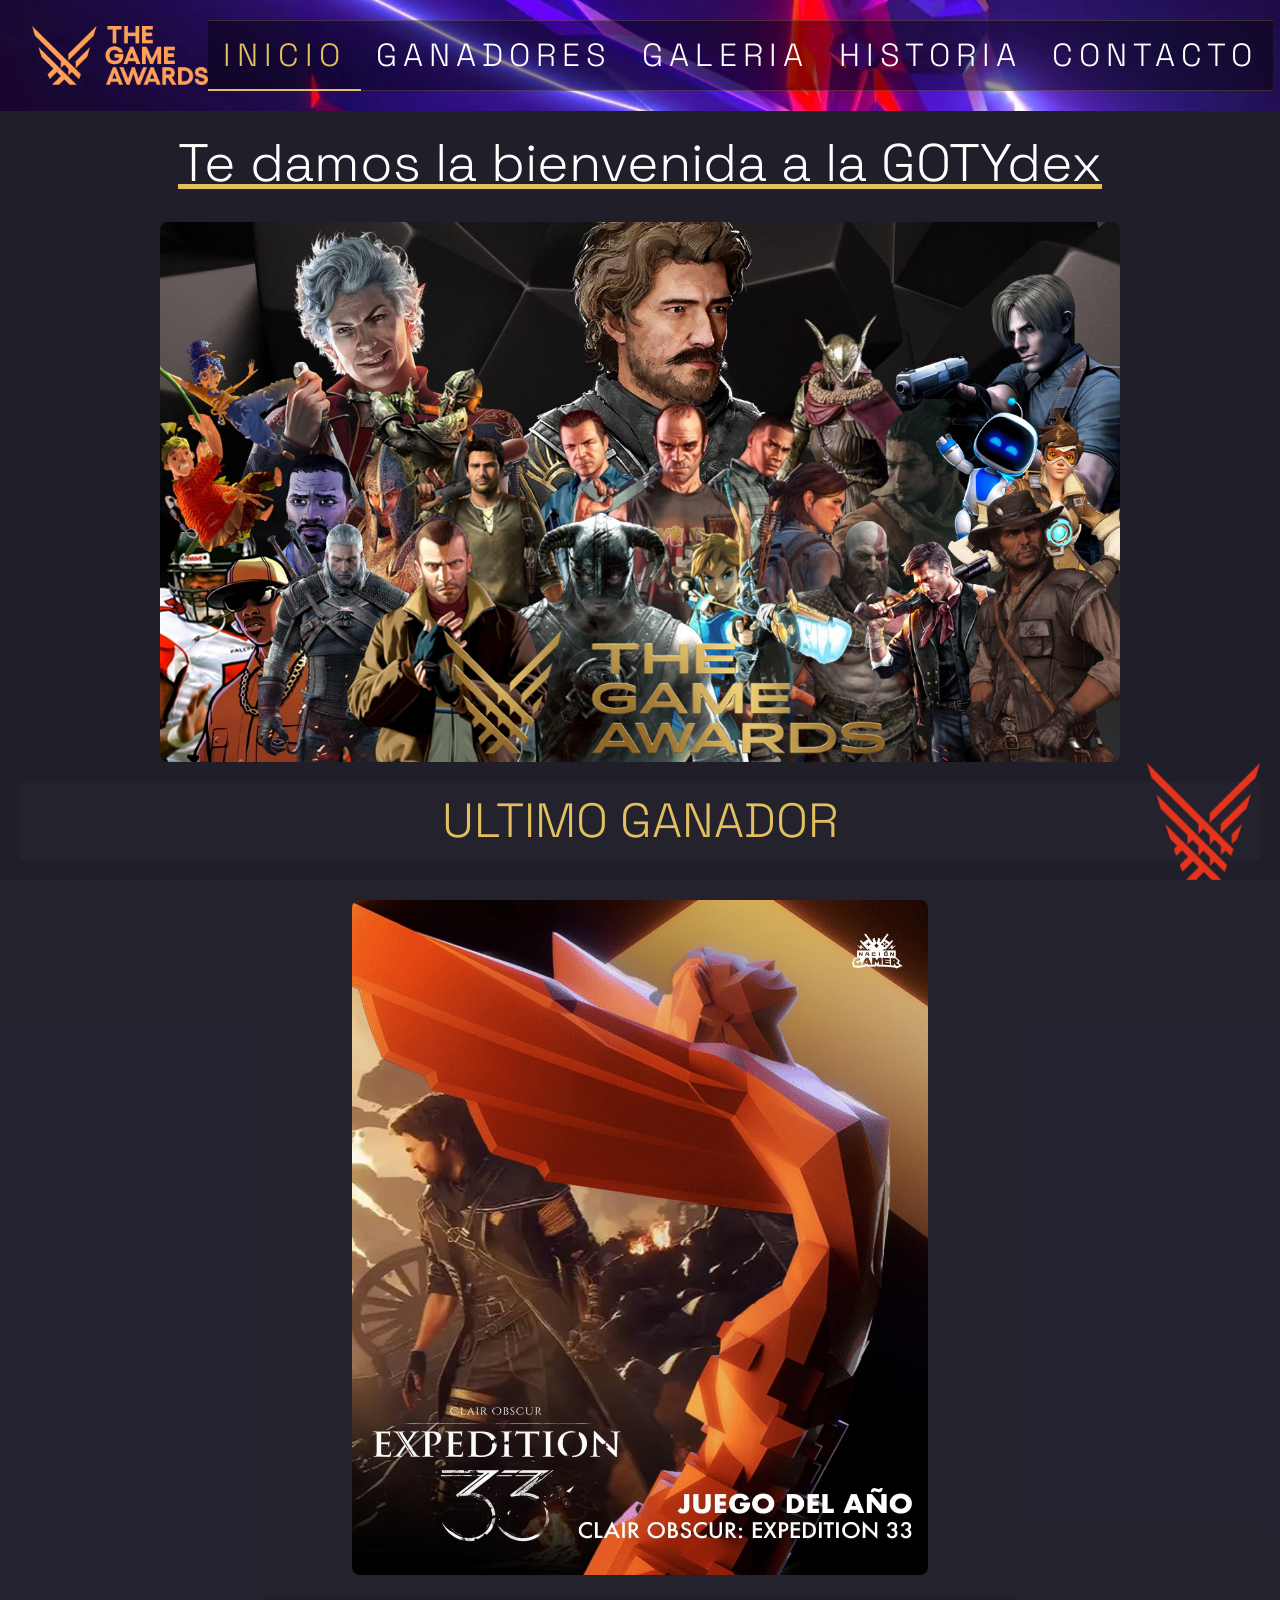
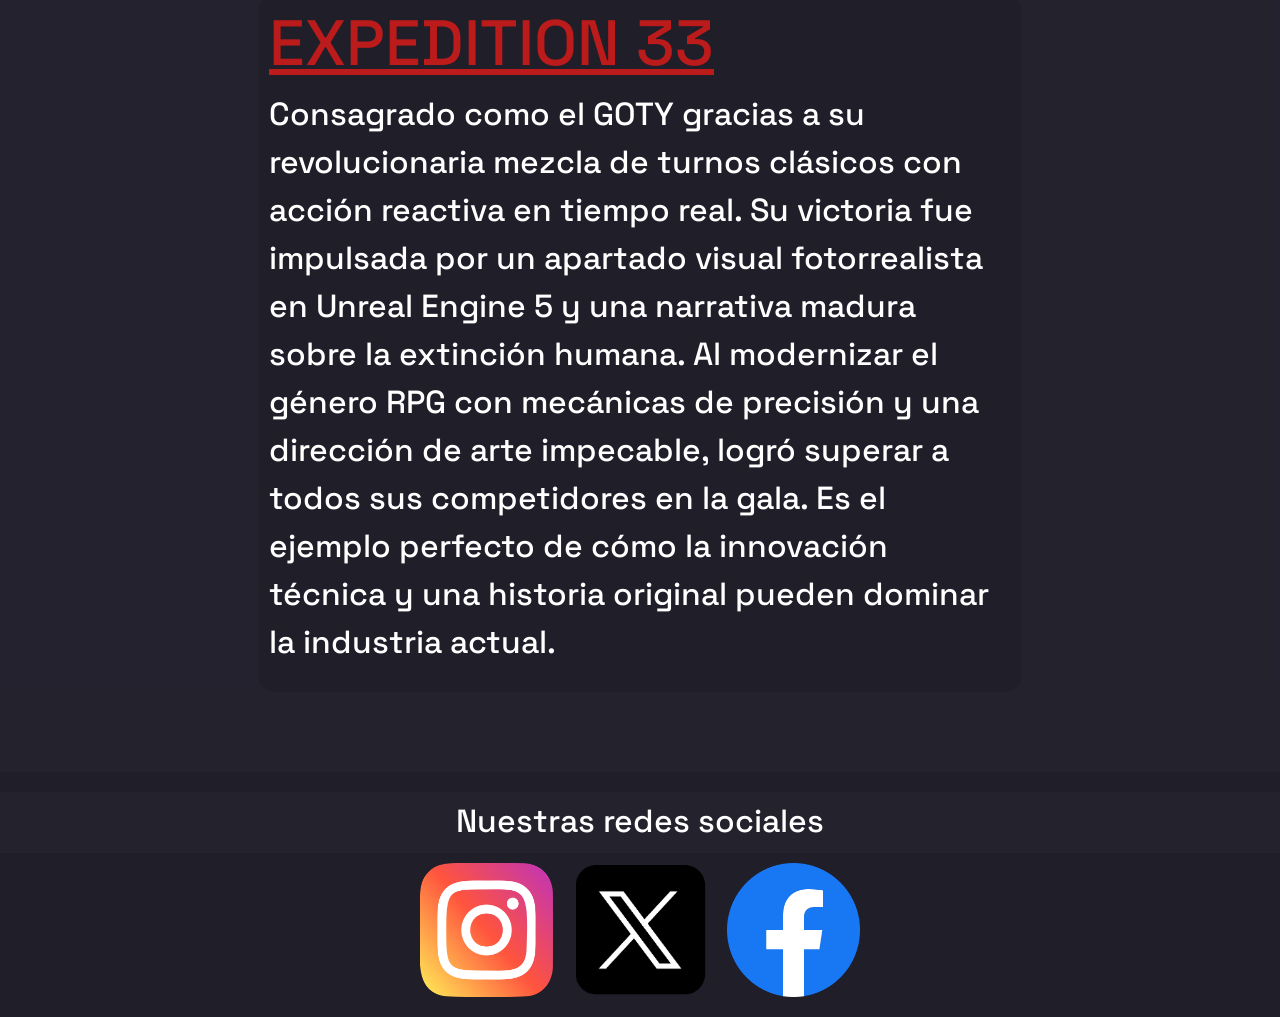
<file: index.html>
<!DOCTYPE html>
<html lang="es">

<head>
    <meta charset="UTF-8">
    <meta name="viewport" content="width=device-width, initial-scale=1.0">
    <link href="https://cdn.jsdelivr.net/npm/bootstrap@5.3.3/dist/css/bootstrap.min.css" rel="stylesheet">
    <link rel="stylesheet" href="./styles/styles.css">
    <title>Inicio | GOTYdex</title>
    <link rel="icon" type="image/png" href="./assets/Icono awards.png">
    <meta name="description"
        content="Repasamos los mejores videojuegos de la historia. Conoce a todos los ganadores del GOTY, disfruta de nuestra galería y revive los hitos de la industria en GOTYdex.">
    <meta name="keywords" content="videojuegos, GOTY, Game of the Year, ganadores, premios, industria del gaming">
    <meta name="author" content="Martin Gettig">
    <meta name="owner" content="The Game Awards">
    <meta property="og:title" content="inicio | GOTYdex">
    <meta property="og:url" content="https://martingett.github.io/GOTYdex/">
    <meta property="og:image"
        content="https://raw.githubusercontent.com/martingett/GOTYdex/refs/heads/main/assets/Icono%20awards.png">
    <meta property="og:description"
        content="Repasamos los mejores videojuegos de la historia. Conoce a todos los ganadores del GOTY, disfruta de nuestra galería y revive los hitos de la industria en GOTYdex.">
</head>

<body>
    <header>
        <nav class="navbar navbar-expand-xl navbar=dark">
            <div class="container-fluid">
                <img src="./assets/Game Awards nombre.png" alt="Logo Game Awards" class="img_nav">
                <button class="navbar-toggler" type="button" data-bs-toggle="collapse"
                    data-bs-target="#navbarNavAltMarkup" aria-controls="navbarNavAltMarkup" aria-expanded="false"
                    aria-label="Toggle navigation">
                    <span class="navbar-toggler-icon"></span>
                </button>
                <div class="collapse navbar-collapse" id="navbarNavAltMarkup">
                    <div class="navbar-nav mx-auto">
                        <a class="nav-link active" aria-current="page" href="#">Inicio</a>
                        <a class="nav-link" href="./pages/ganadores.html">Ganadores</a>
                        <a class="nav-link" href="./pages/galeria.html">Galeria</a>
                        <a class="nav-link" href="./pages/historia.html">Historia</a>
                        <a class="nav-link" href="./pages/contacto.html">Contacto</a>
                    </div>
                </div>
            </div>
        </nav>
        <div class="web1">
            <a href="https://thegameawards.com/" target="_blank">
                <img class="img_pag1" src="./assets/Icono awards.png" alt="logo game awards">
            </a>
        </div>
    </header>
    <main>
        <h1>Te damos la bienvenida a la GOTYdex</h1>
        <div class="img_container1">
            <img class="img_body1" src="./assets/Wallpaper awards.png" alt="Imagen con los ganadores de los GOTY">
        </div>
        <h2 class="theme_subtitle_body1">ULTIMO GANADOR</h2>
        <section class="section1">
            <div class="img_container2">
                <img class="img_body2" src="./assets/Expedition winner poster.jpg" alt="Poster de Expedition 33">
                <div class="info_section1">
                    <h3 class="subtitle_body1">EXPEDITION 33</h3>
                    <p>Consagrado como el GOTY gracias a su revolucionaria mezcla de turnos
                        clásicos con acción reactiva en tiempo real. Su victoria fue impulsada por un apartado visual
                        fotorrealista en Unreal Engine 5 y una narrativa madura sobre la extinción humana. Al modernizar
                        el
                        género RPG con mecánicas de precisión y una dirección de arte impecable, logró superar a todos
                        sus
                        competidores en la gala. Es el ejemplo perfecto de cómo la innovación técnica y una historia
                        original pueden dominar la industria actual.</p>
                </div>
            </div>
        </section>
    </main>
    <footer>
        <div class="text_footer1">
            <p>
            <h2>Nuestras redes sociales</h2>
            </p>
        </div>
        <div class="redes_footer1">
            <a href="https://www.instagram.com/thegameawards/" target="_blank">
                <img class="img_footer1" src="./assets/logos/instagram.png" alt="logo de instagram">
            </a>
            <a href="https://x.com/thegameawards" target="_blank">
                <img class="img_footer1" src="./assets/logos/x.png" alt="logo de X">
            </a>
            <a href="https://www.facebook.com/thegameawards/?locale=es_LA" target="_blank">
                <img class="img_footer1" src="./assets/logos/facebook.png" alt="logo de facebook">
            </a>
        </div>
    </footer>
    <script src="https://cdn.jsdelivr.net/npm/bootstrap@5.3.3/dist/js/bootstrap.bundle.min.js"
        integrity="sha384-YvpcrYf0tY3lHB60NNkmXc5s9fDVZLESaAA55NDzOxhy9GkcIdslK1eN7N6jIeHz"
        crossorigin="anonymous"></script>
</body>

</html>
</file>
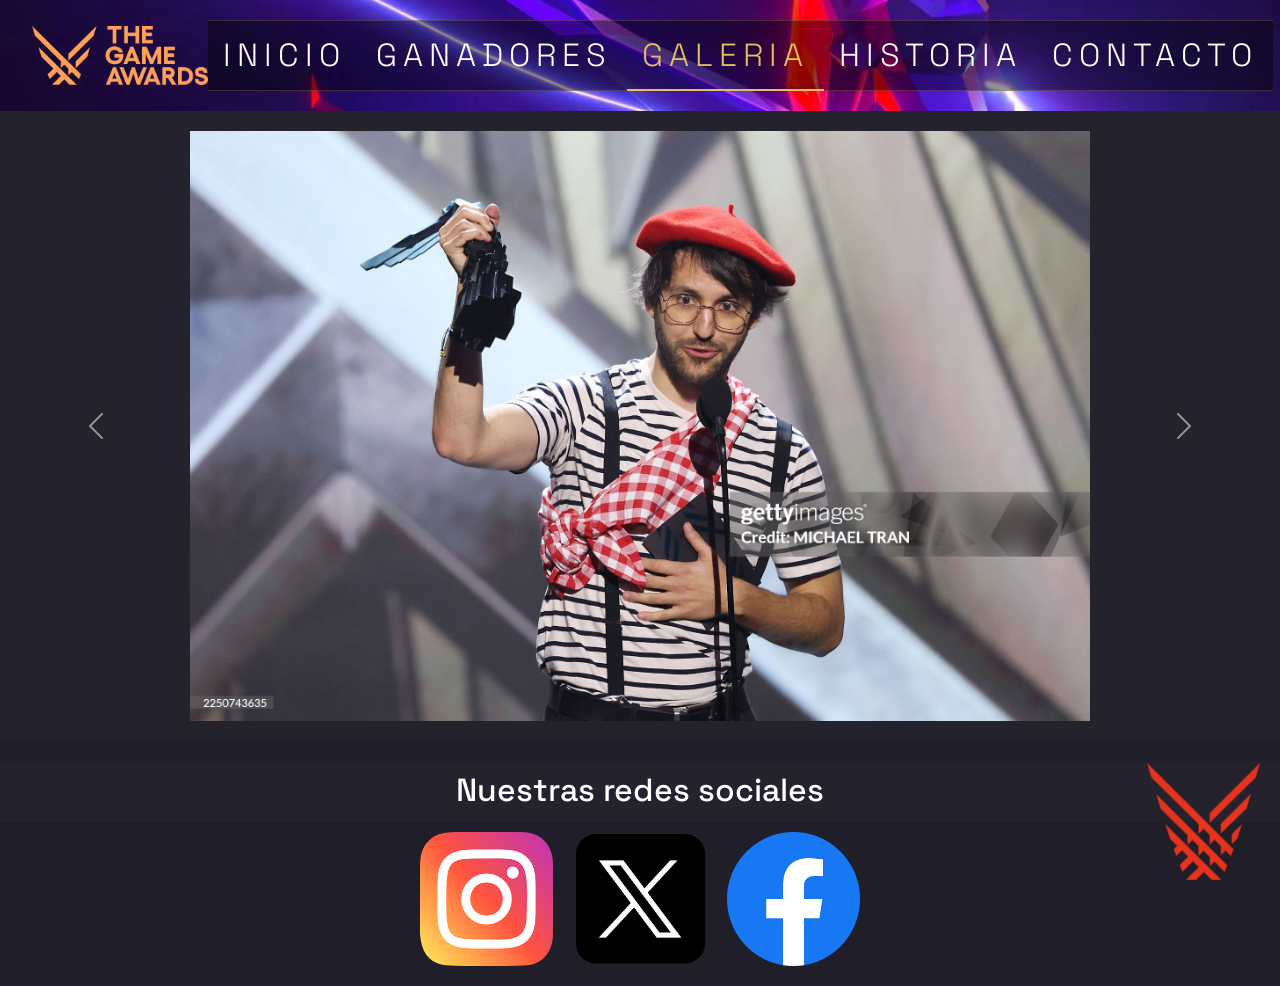
<file: pages/galeria.html>
<!DOCTYPE html>
<html lang="en">

<head>
    <meta charset="UTF-8">
    <meta name="viewport" content="width=device-width, initial-scale=1.0">
    <link href="https://cdn.jsdelivr.net/npm/bootstrap@5.3.3/dist/css/bootstrap.min.css" rel="stylesheet">
    <link rel="stylesheet" href="../styles/styles.css">
    <title>GOTYdex Galeria</title>
    <link rel="icon" type="image/png" href="../assets/Icono awards.png">
</head>

<body>
    <header>
        <nav class="navbar navbar-expand-lg navbar=dark">
            <div class="container-fluid">
                <img src="../assets/Game Awards nombre.png" alt="Logo Game Awards" class="img_nav">
                <button class="navbar-toggler" type="button" data-bs-toggle="collapse"
                    data-bs-target="#navbarNavAltMarkup" aria-controls="navbarNavAltMarkup" aria-expanded="false"
                    aria-label="Toggle navigation">
                    <span class="navbar-toggler-icon"></span>
                </button>
                <div class="collapse navbar-collapse" id="navbarNavAltMarkup">
                    <div class="navbar-nav mx-auto">
                        <a class="nav-link" href="../index.html">Inicio</a>
                        <a class="nav-link" href="./ganadores.html">Ganadores</a>
                        <a class="nav-link active" aria-current="page" href="./galeria.html">Galeria</a>
                        <a class="nav-link" href="./historia.html">Historia</a>
                        <a class="nav-link" href="./contacto.html">Contacto</a>
                    </div>
                </div>
            </div>
        </nav>
        <div class="web1">
            <a href="https://thegameawards.com/" target="_blank">
                <img class="img_pag1" src="../assets/Icono awards.png" alt="logo game awards">
            </a>
        </div>
    </header>
    <main>
        <div id="carouselExampleFade" class="carousel slide carousel-fade">
            <div class="carousel-inner">
                <div class="carousel-item active">
                    <img src="../assets/galeria/Ganador exp33.jpg" class="d-block w-100"
                        alt="Guillaume Broche con el trofeo GOTY">
                </div>
                <div class="carousel-item">
                    <img src="../assets/galeria/Equipo expedition 33.jpg" class="d-block w-100"
                        alt="equipo del expedition 33">
                </div>
                <div class="carousel-item">
                    <img src="../assets/galeria/street fighter elenco.jpg" class="d-block w-100"
                        alt="elenco de street fighter">
                </div>
                <div class="carousel-item">
                    <img src="../assets/galeria/lenny kravitz para 007.jpg" class="d-block w-100"
                        alt="Lenny Kravitz para el juego de 007">
                </div>
                <div class="carousel-item">
                    <img src="../assets/galeria/fallout serie.jpg" class="d-block w-100"
                        alt="elenco de la serie fallout">
                </div>
            </div>
            <button class="carousel-control-prev" type="button" data-bs-target="#carouselExampleFade"
                data-bs-slide="prev">
                <span class="carousel-control-prev-icon" aria-hidden="true"></span>
                <span class="visually-hidden">Previous</span>
            </button>
            <button class="carousel-control-next" type="button" data-bs-target="#carouselExampleFade"
                data-bs-slide="next">
                <span class="carousel-control-next-icon" aria-hidden="true"></span>
                <span class="visually-hidden">Next</span>
            </button>
        </div>
    </main>
    <footer>
        <div class="text_footer1">
            <p>
            <h2>Nuestras redes sociales</h2>
            </p>
        </div>
        <div class="redes_footer1">
            <a href="https://www.instagram.com/thegameawards/" target="_blank">
                <img class="img_footer1" src="../assets/logos/instagram.png" alt="logo de instagram">
            </a>
            <a href="https://x.com/thegameawards" target="_blank">
                <img class="img_footer1" src="../assets/logos/x.png" alt="logo de X">
            </a>
            <a href="https://www.facebook.com/thegameawards/?locale=es_LA" target="_blank">
                <img class="img_footer1" src="../assets/logos/facebook.png" alt="logo de facebook">
            </a>
        </div>
    </footer>
    <script src="https://cdn.jsdelivr.net/npm/bootstrap@5.3.3/dist/js/bootstrap.bundle.min.js"
        integrity="sha384-YvpcrYf0tY3lHB60NNkmXc5s9fDVZLESaAA55NDzOxhy9GkcIdslK1eN7N6jIeHz"
        crossorigin="anonymous"></script>
</body>

</html>
</file>
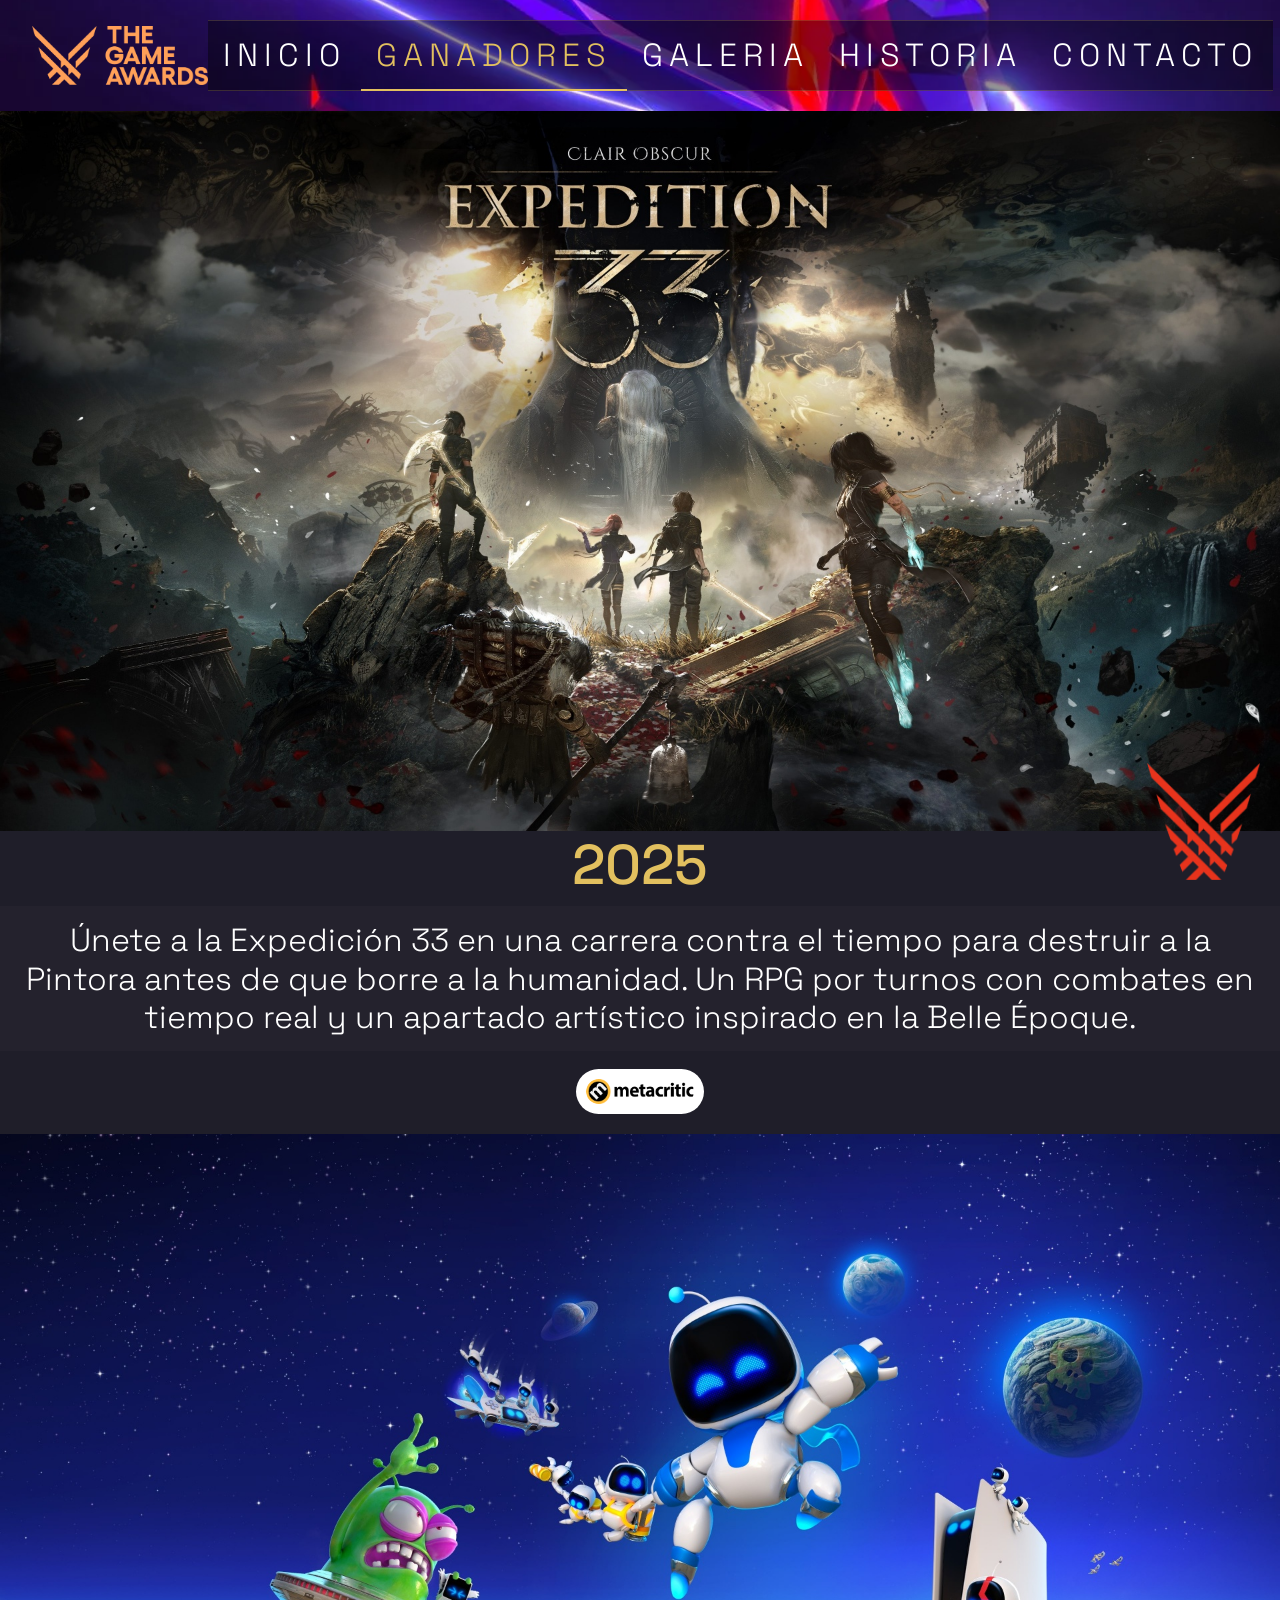
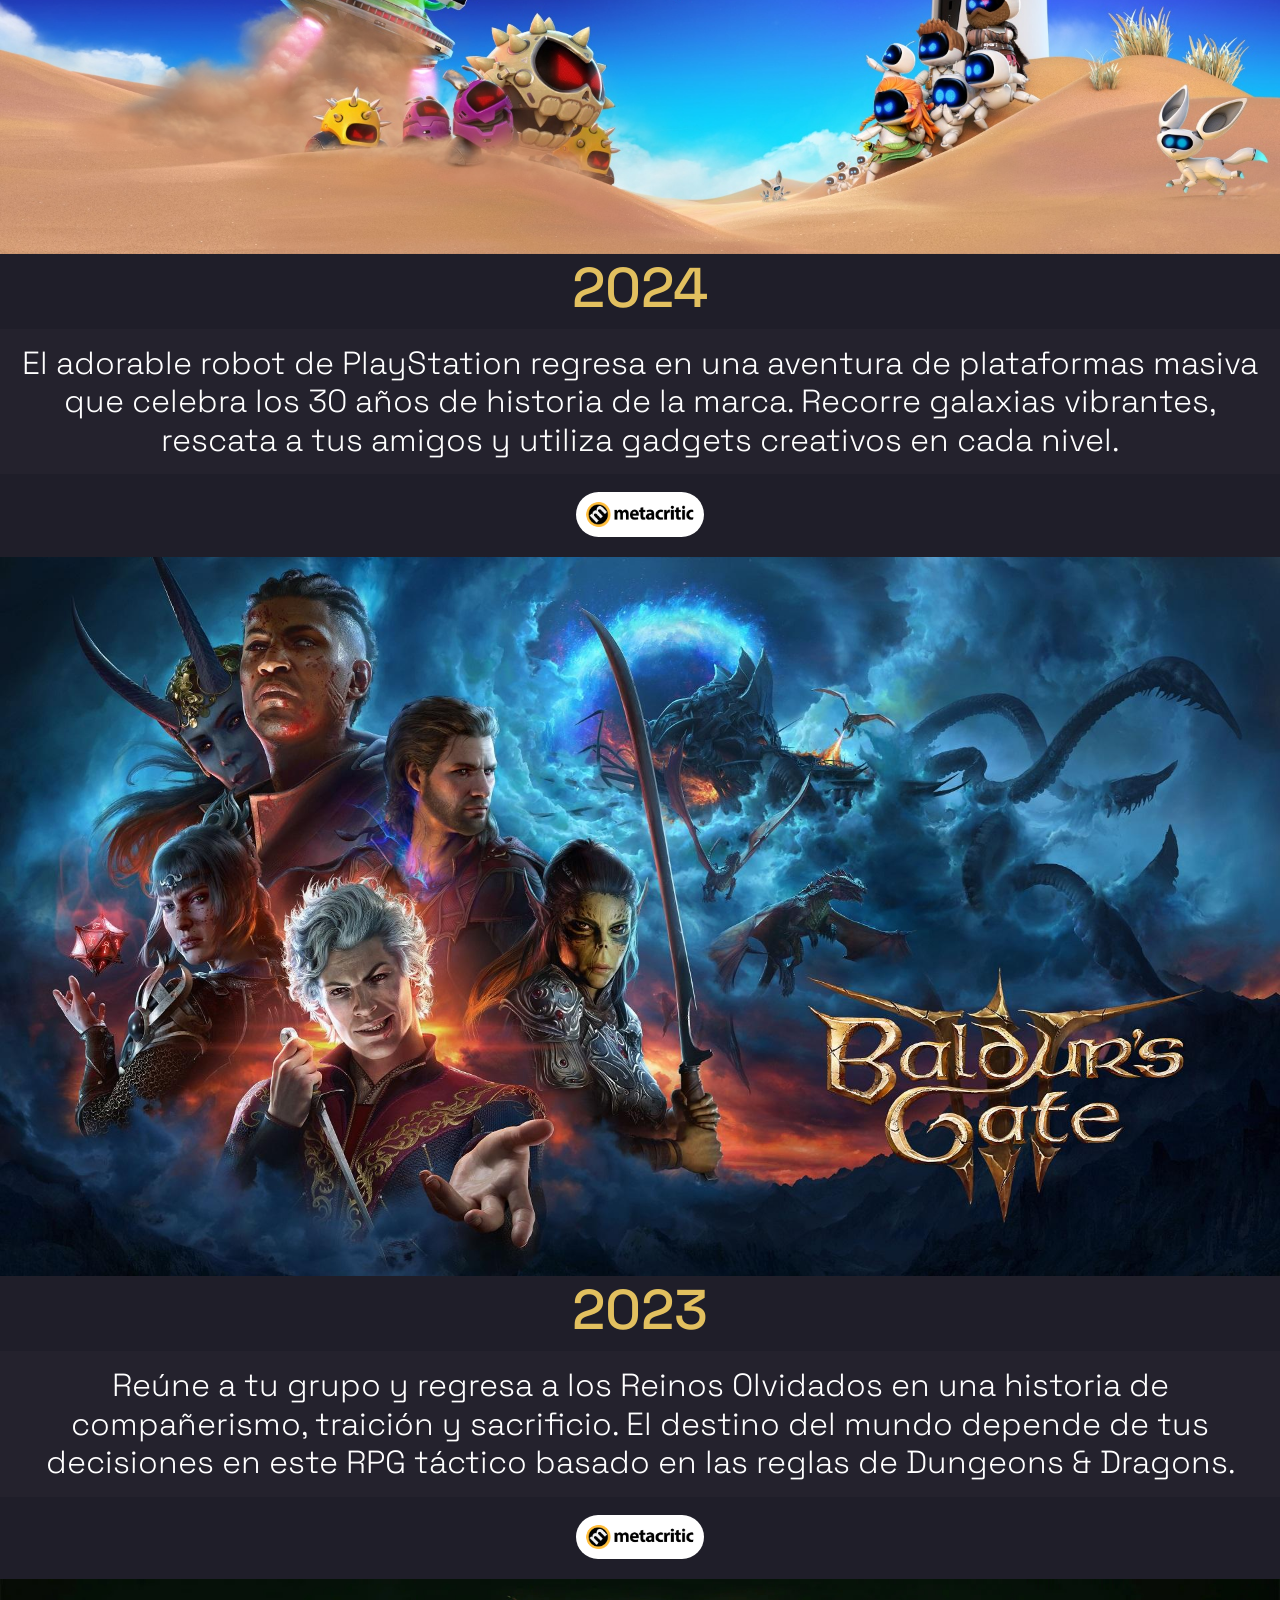
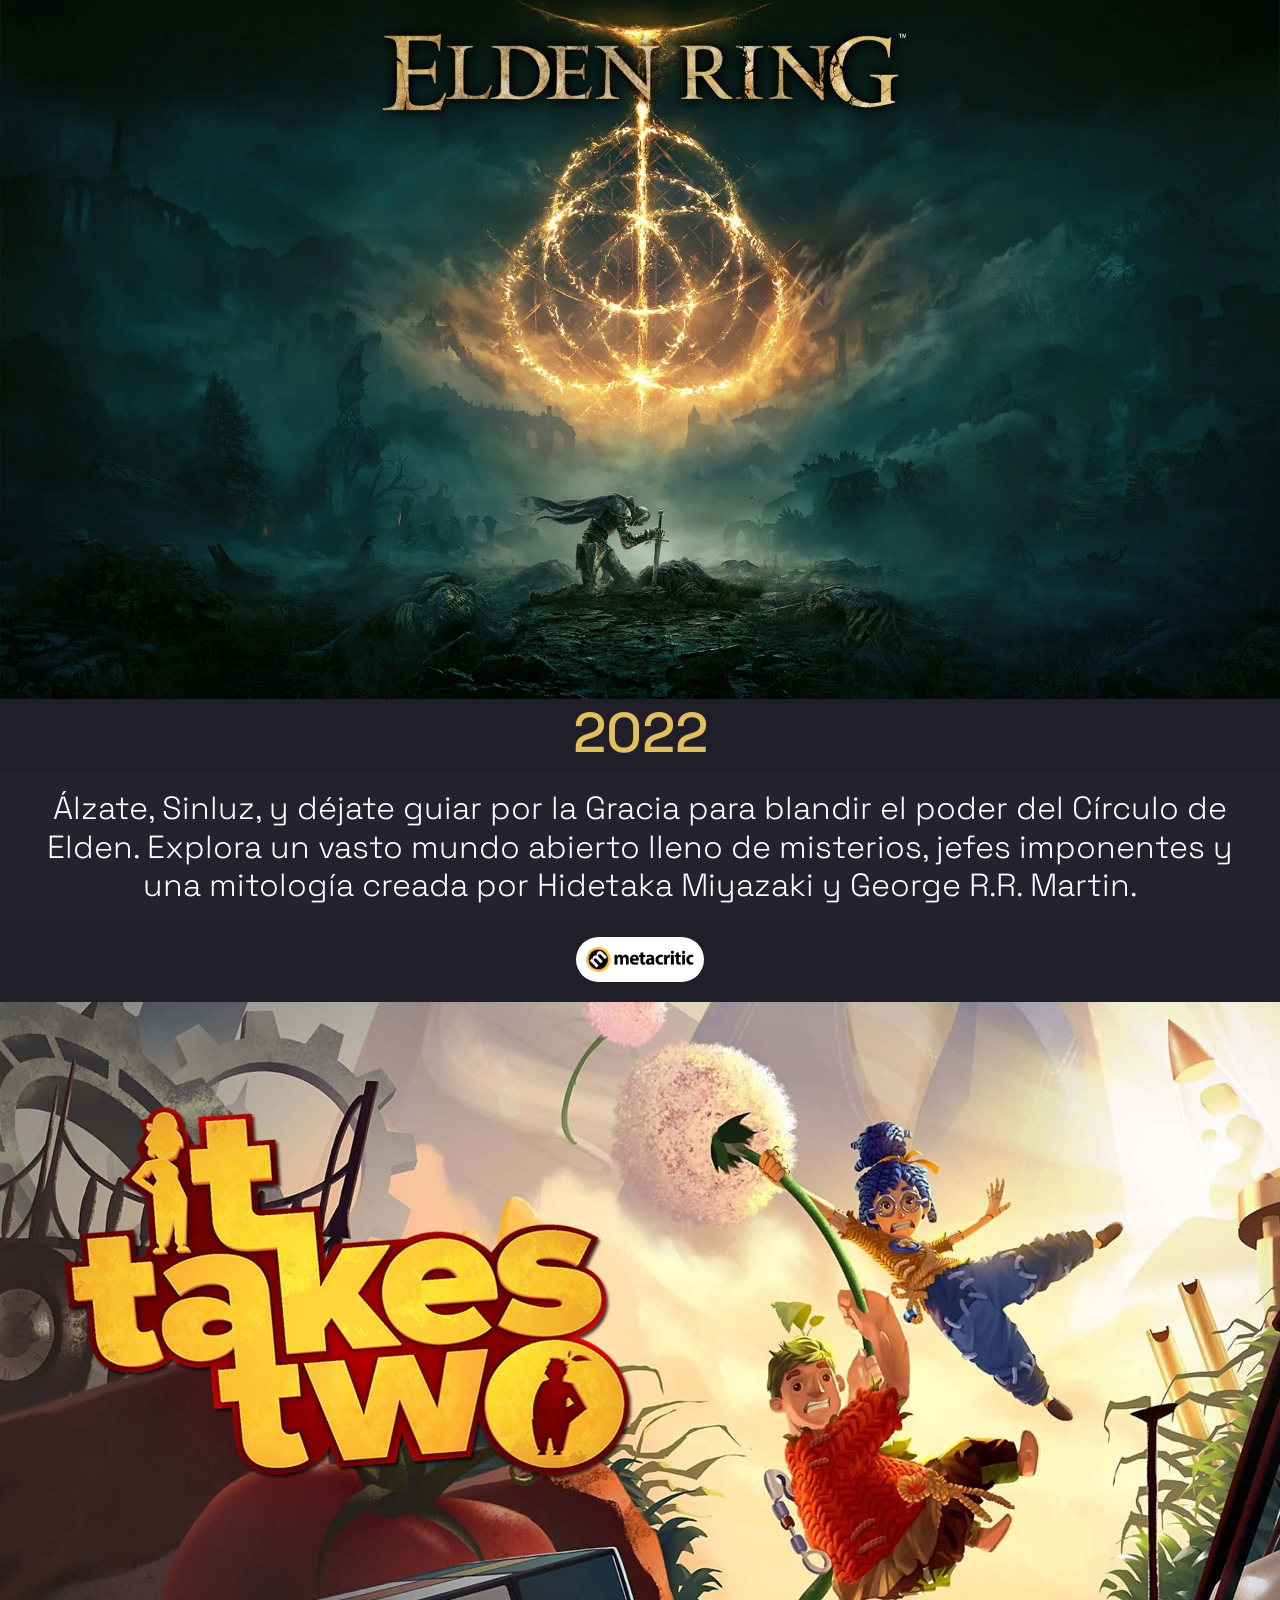
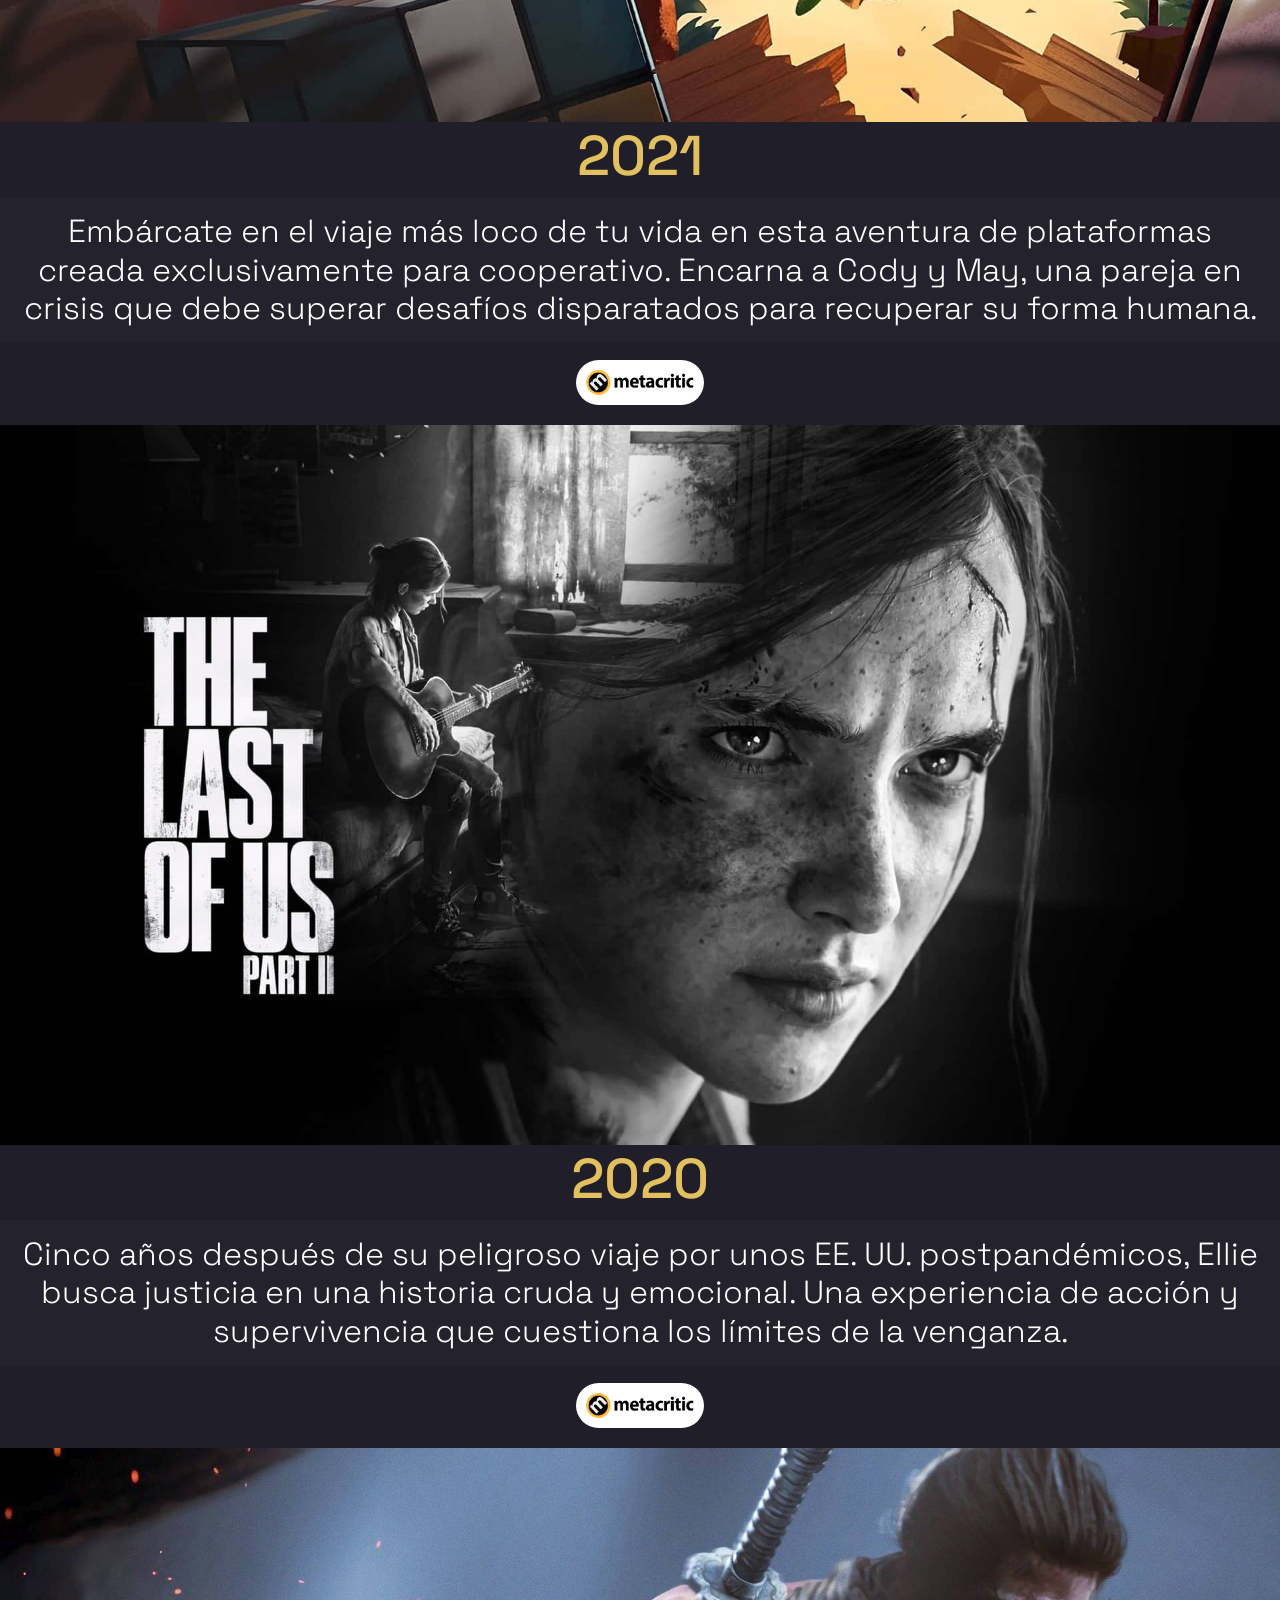
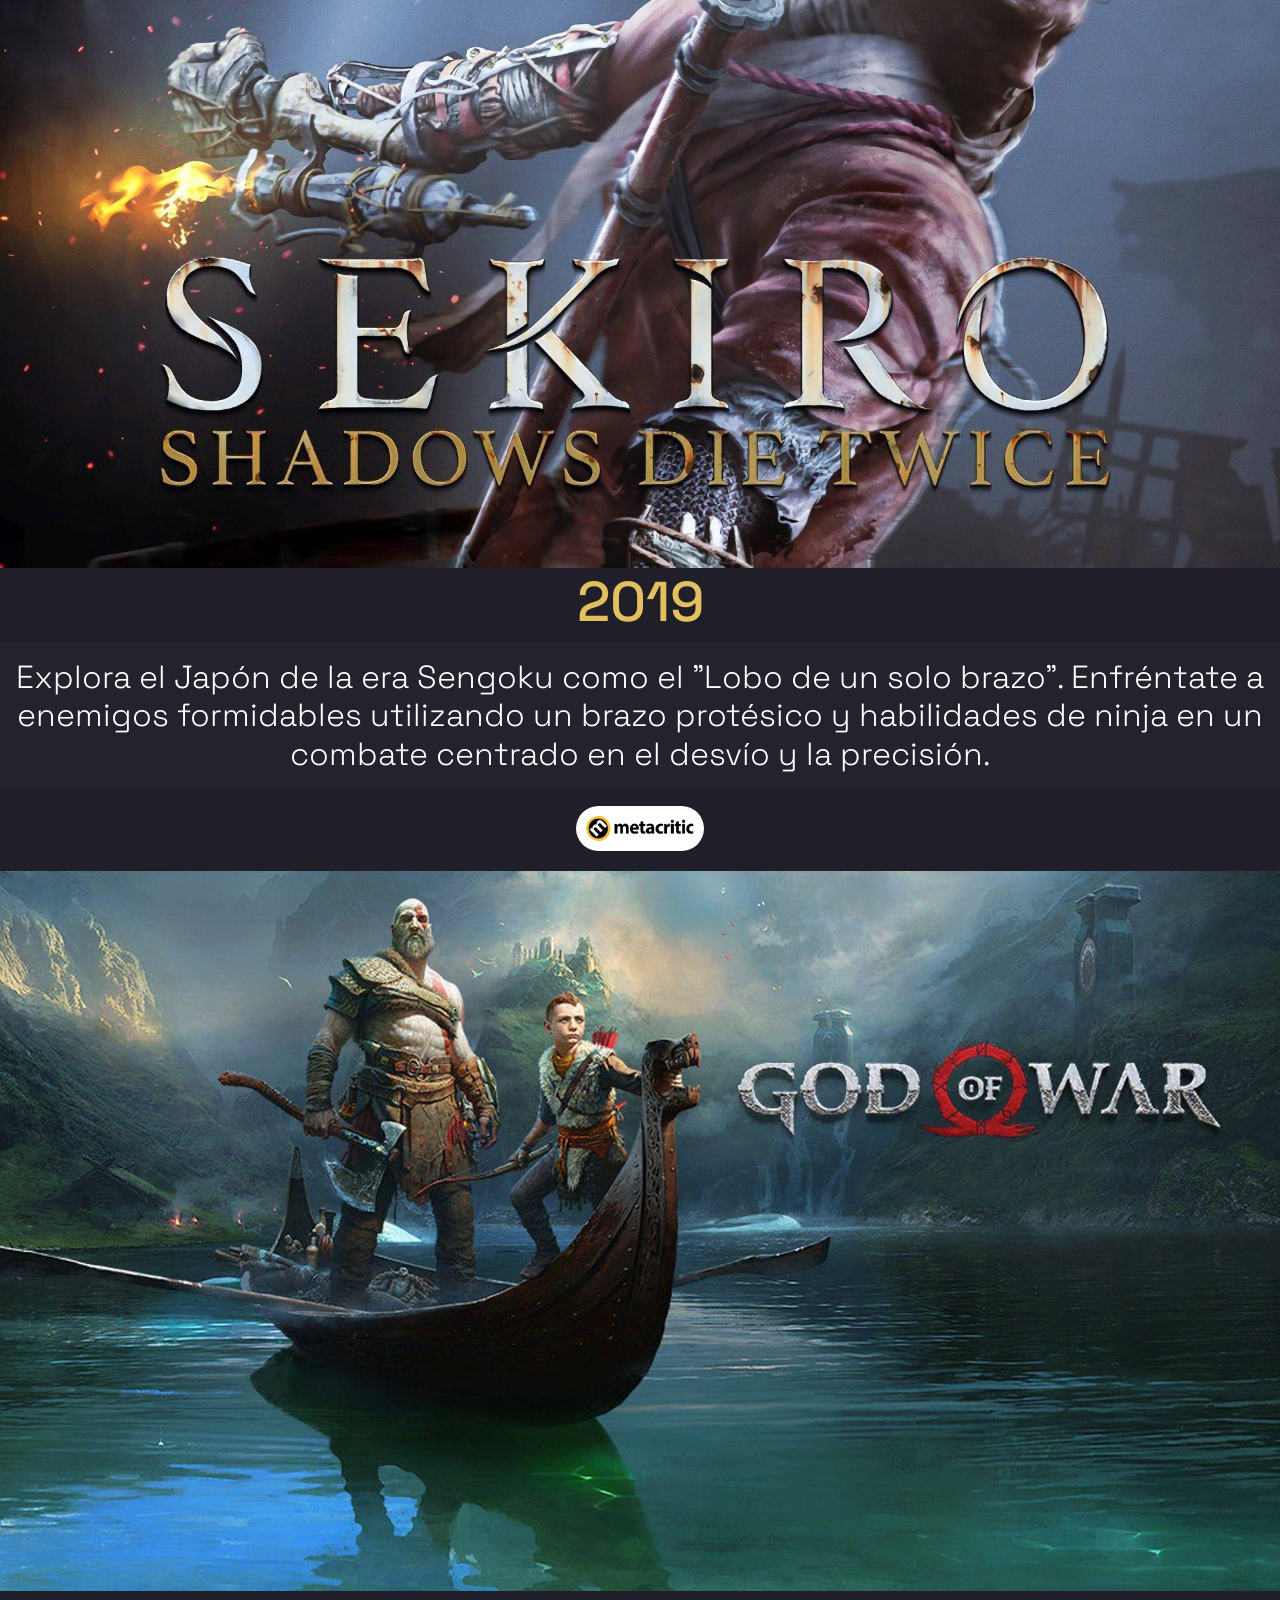
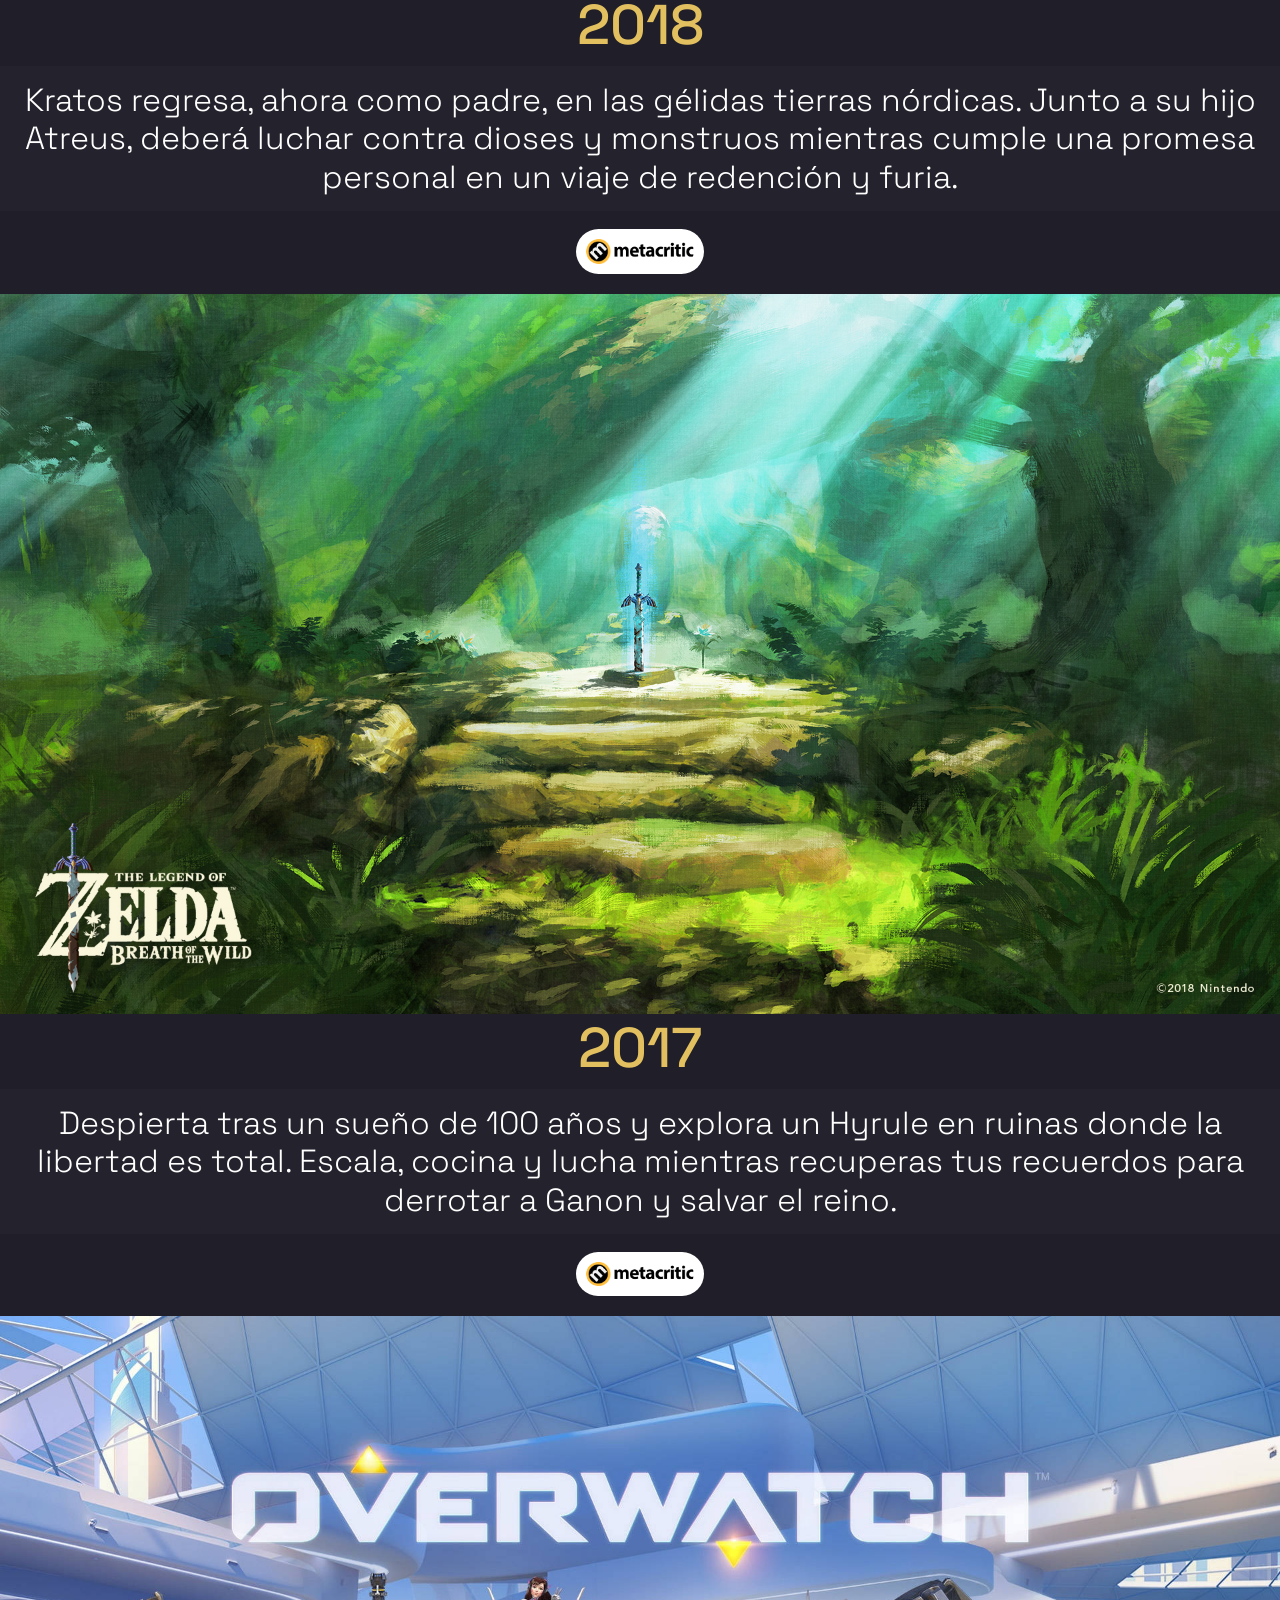
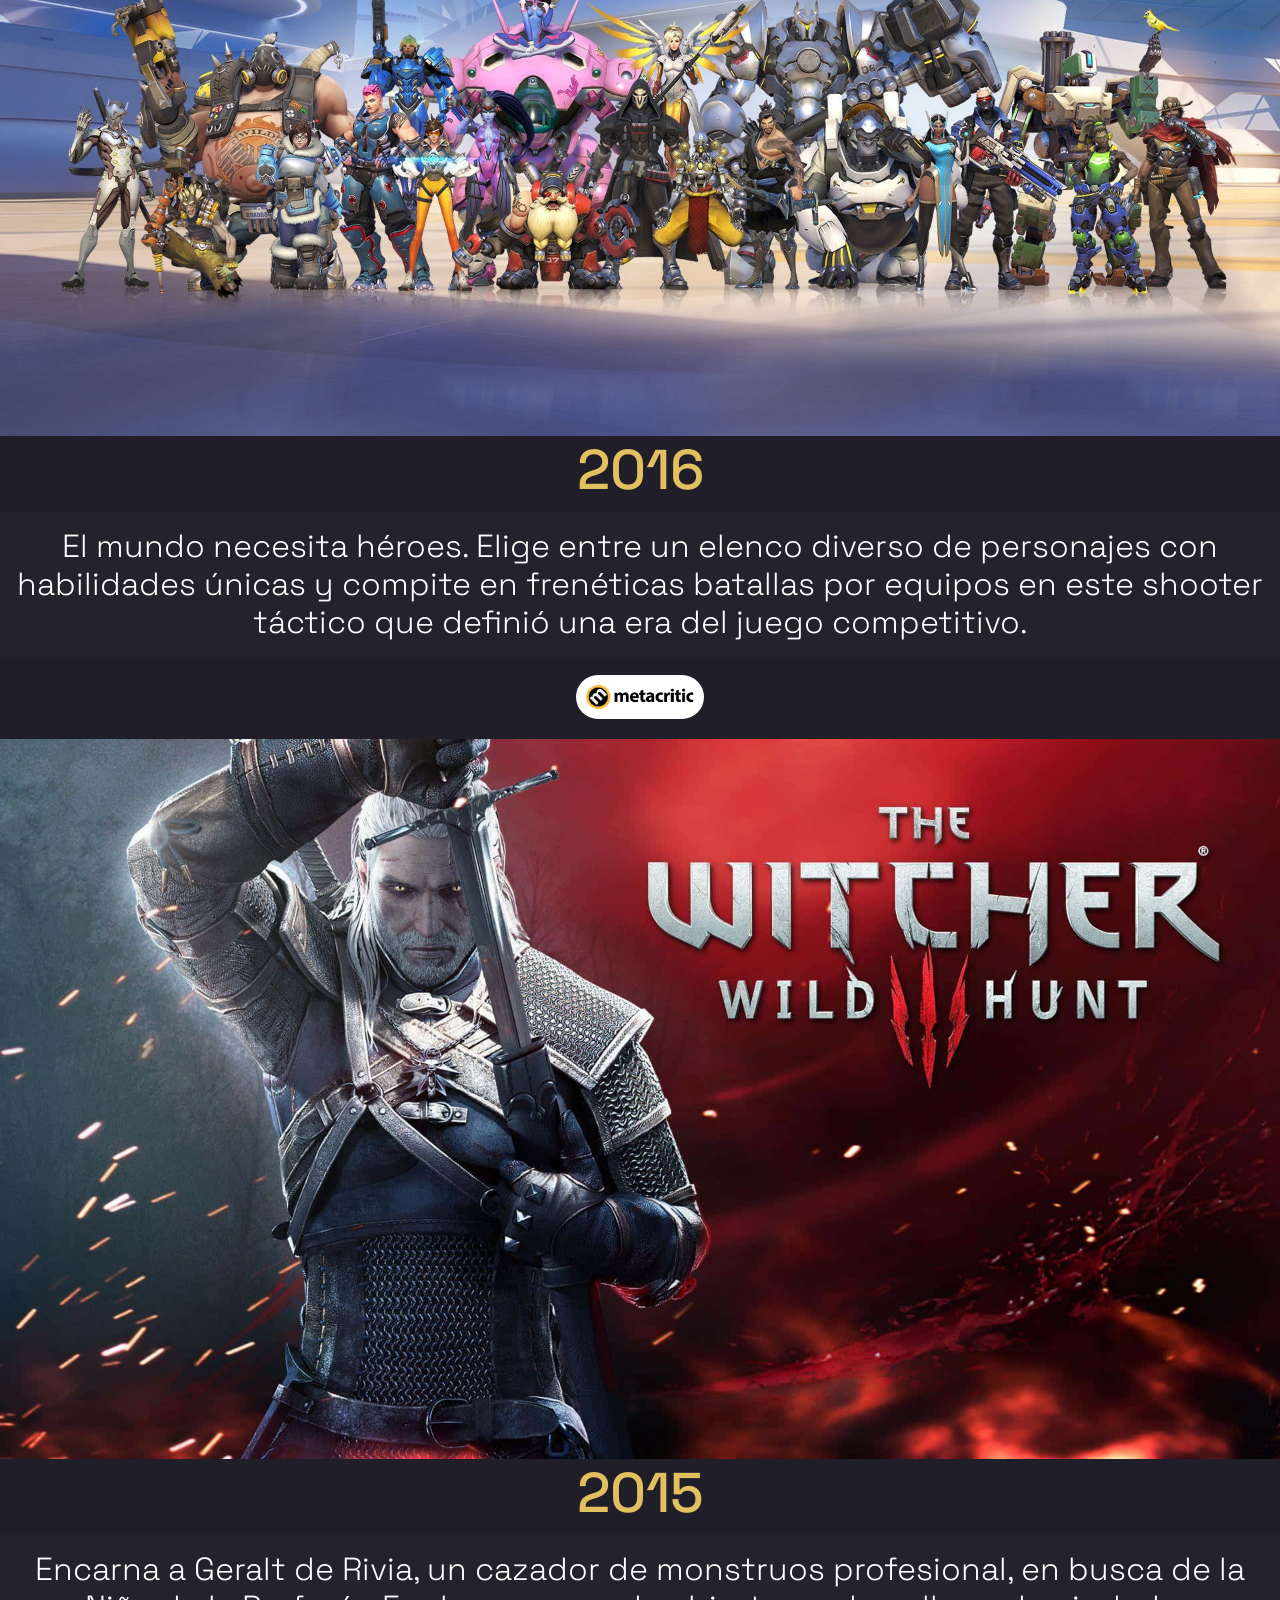
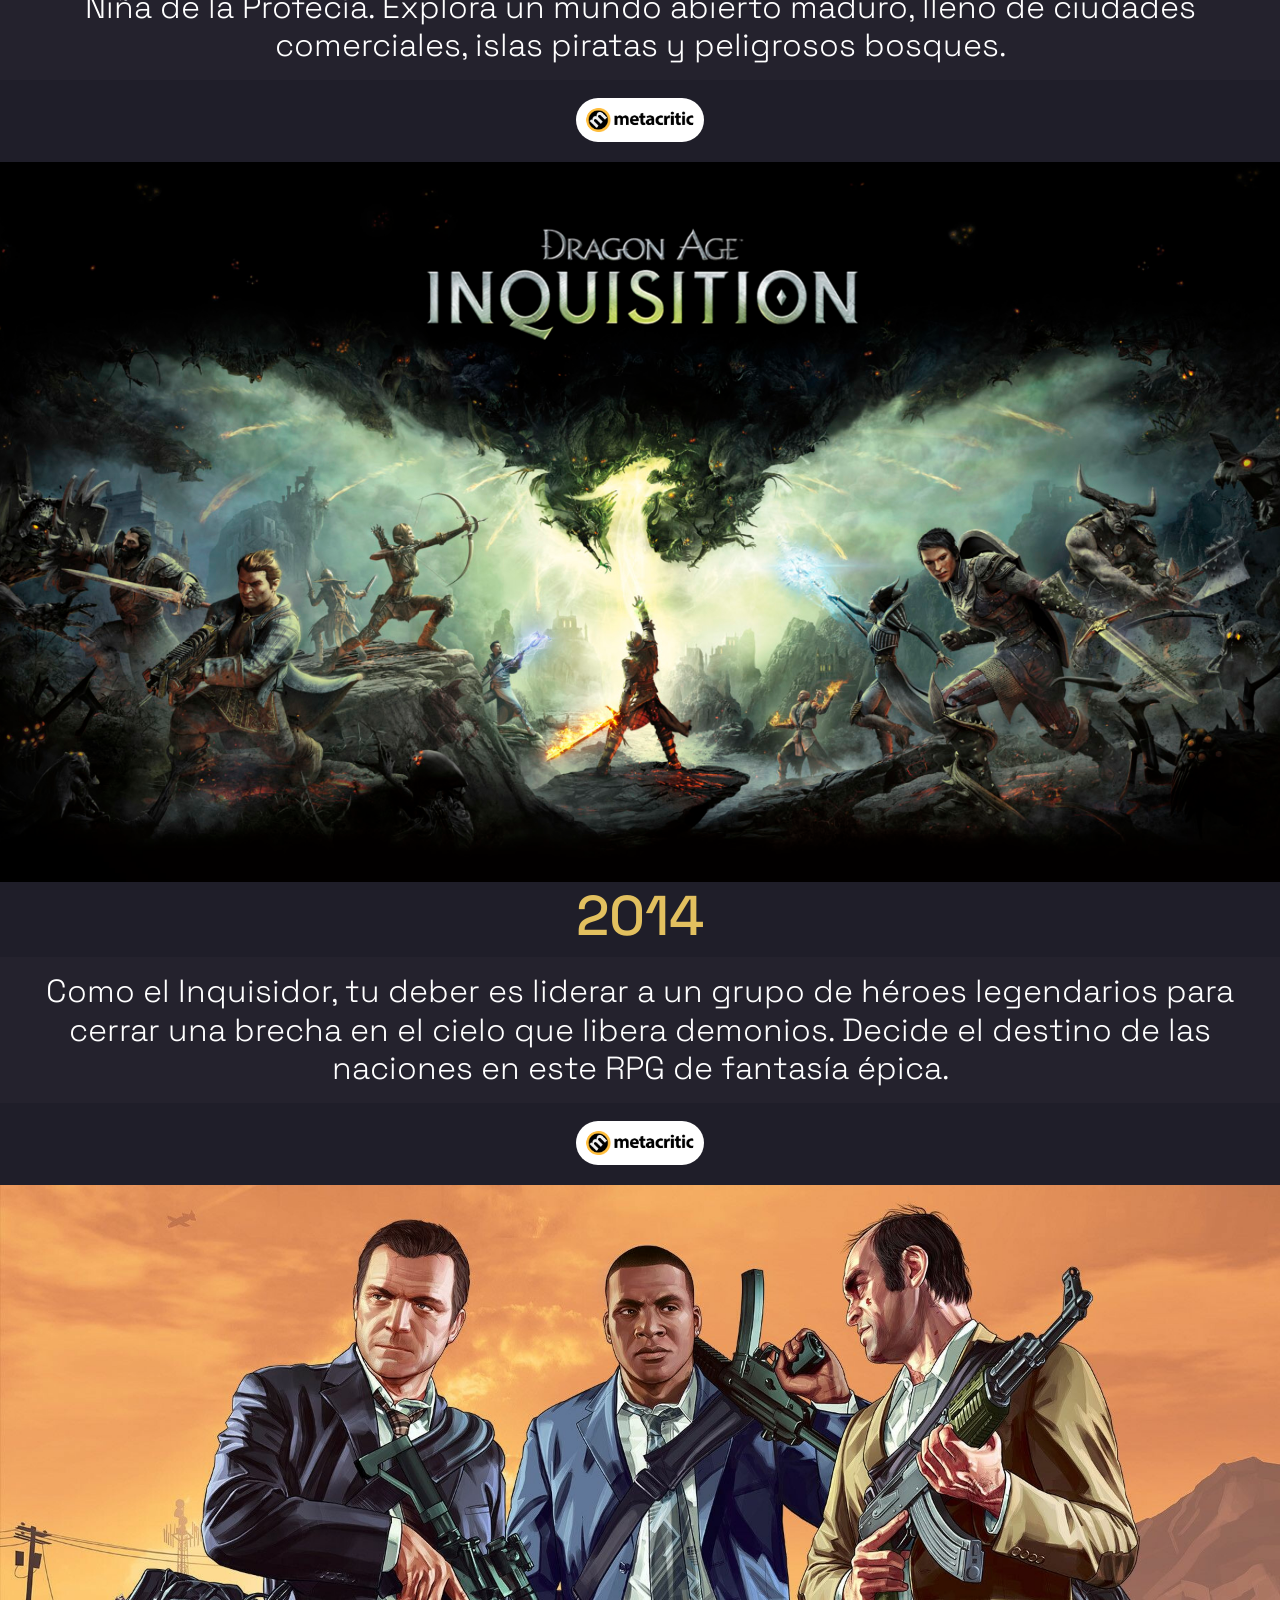
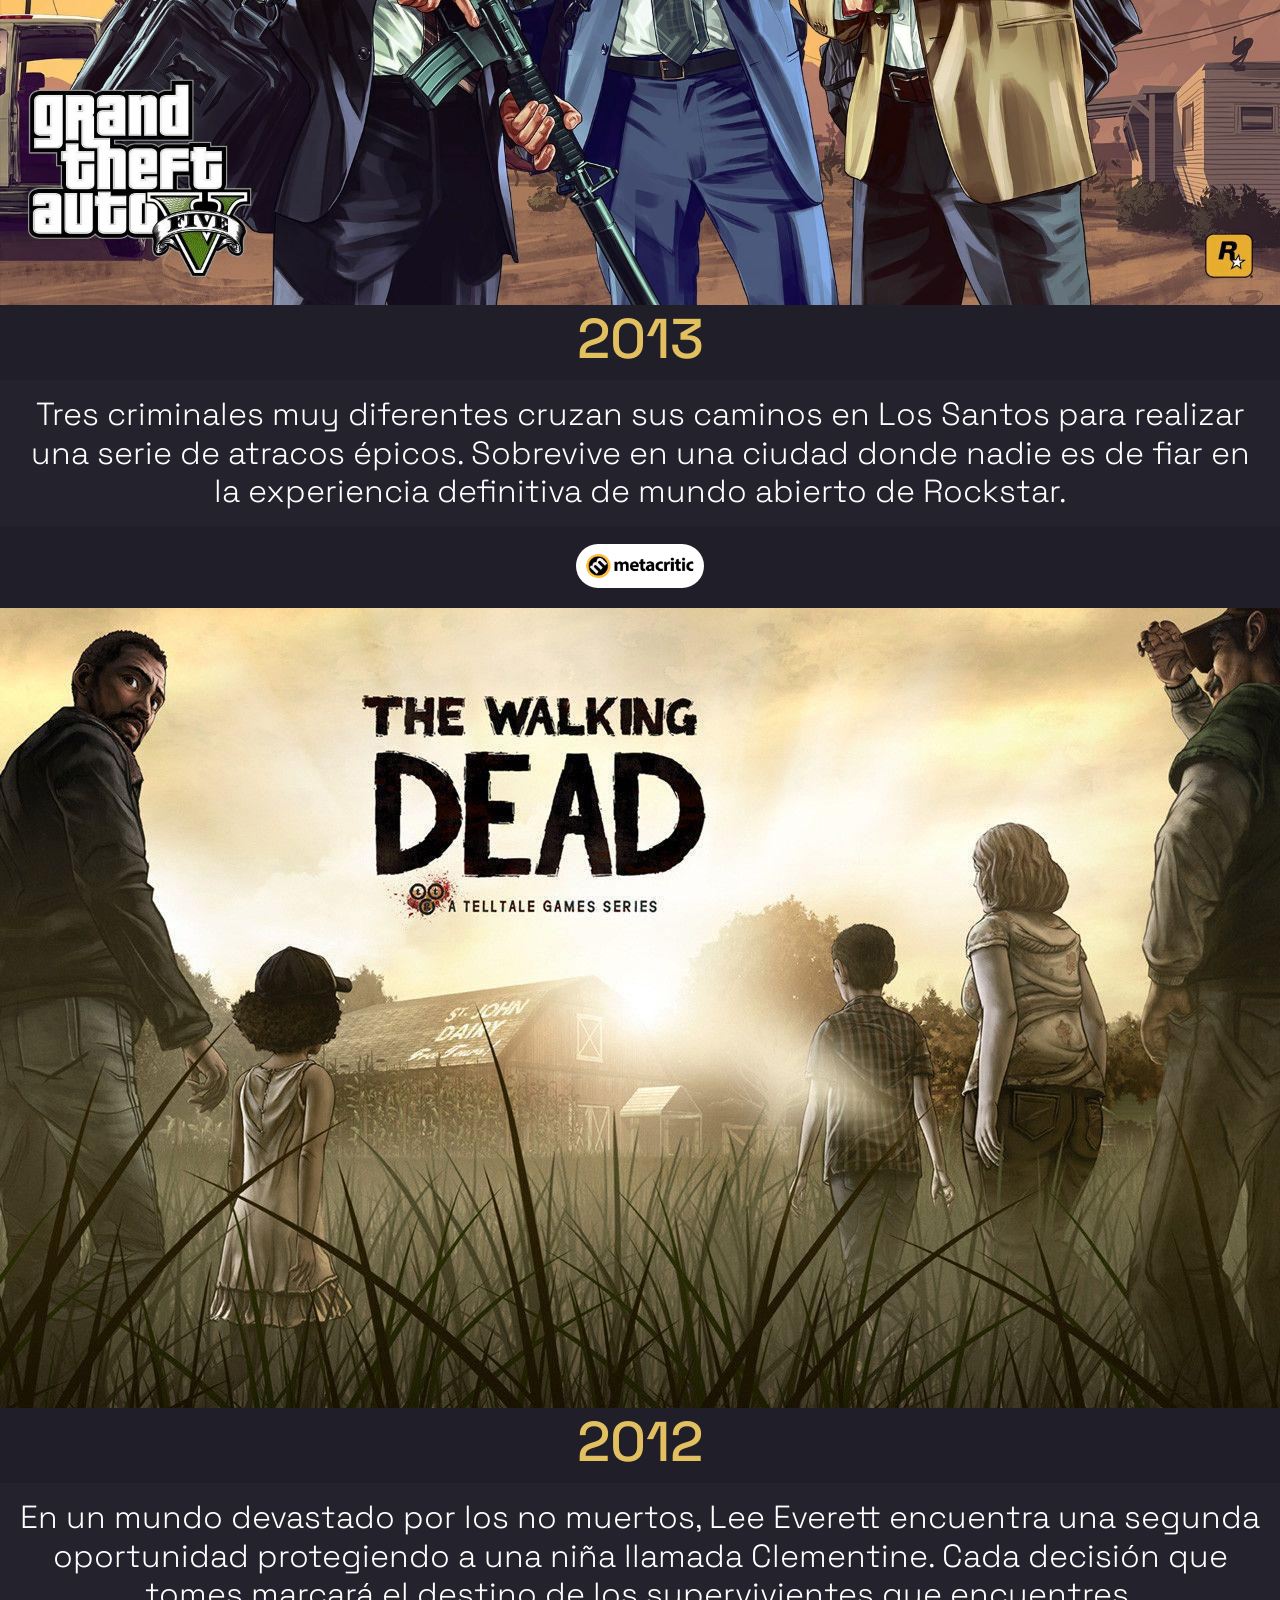
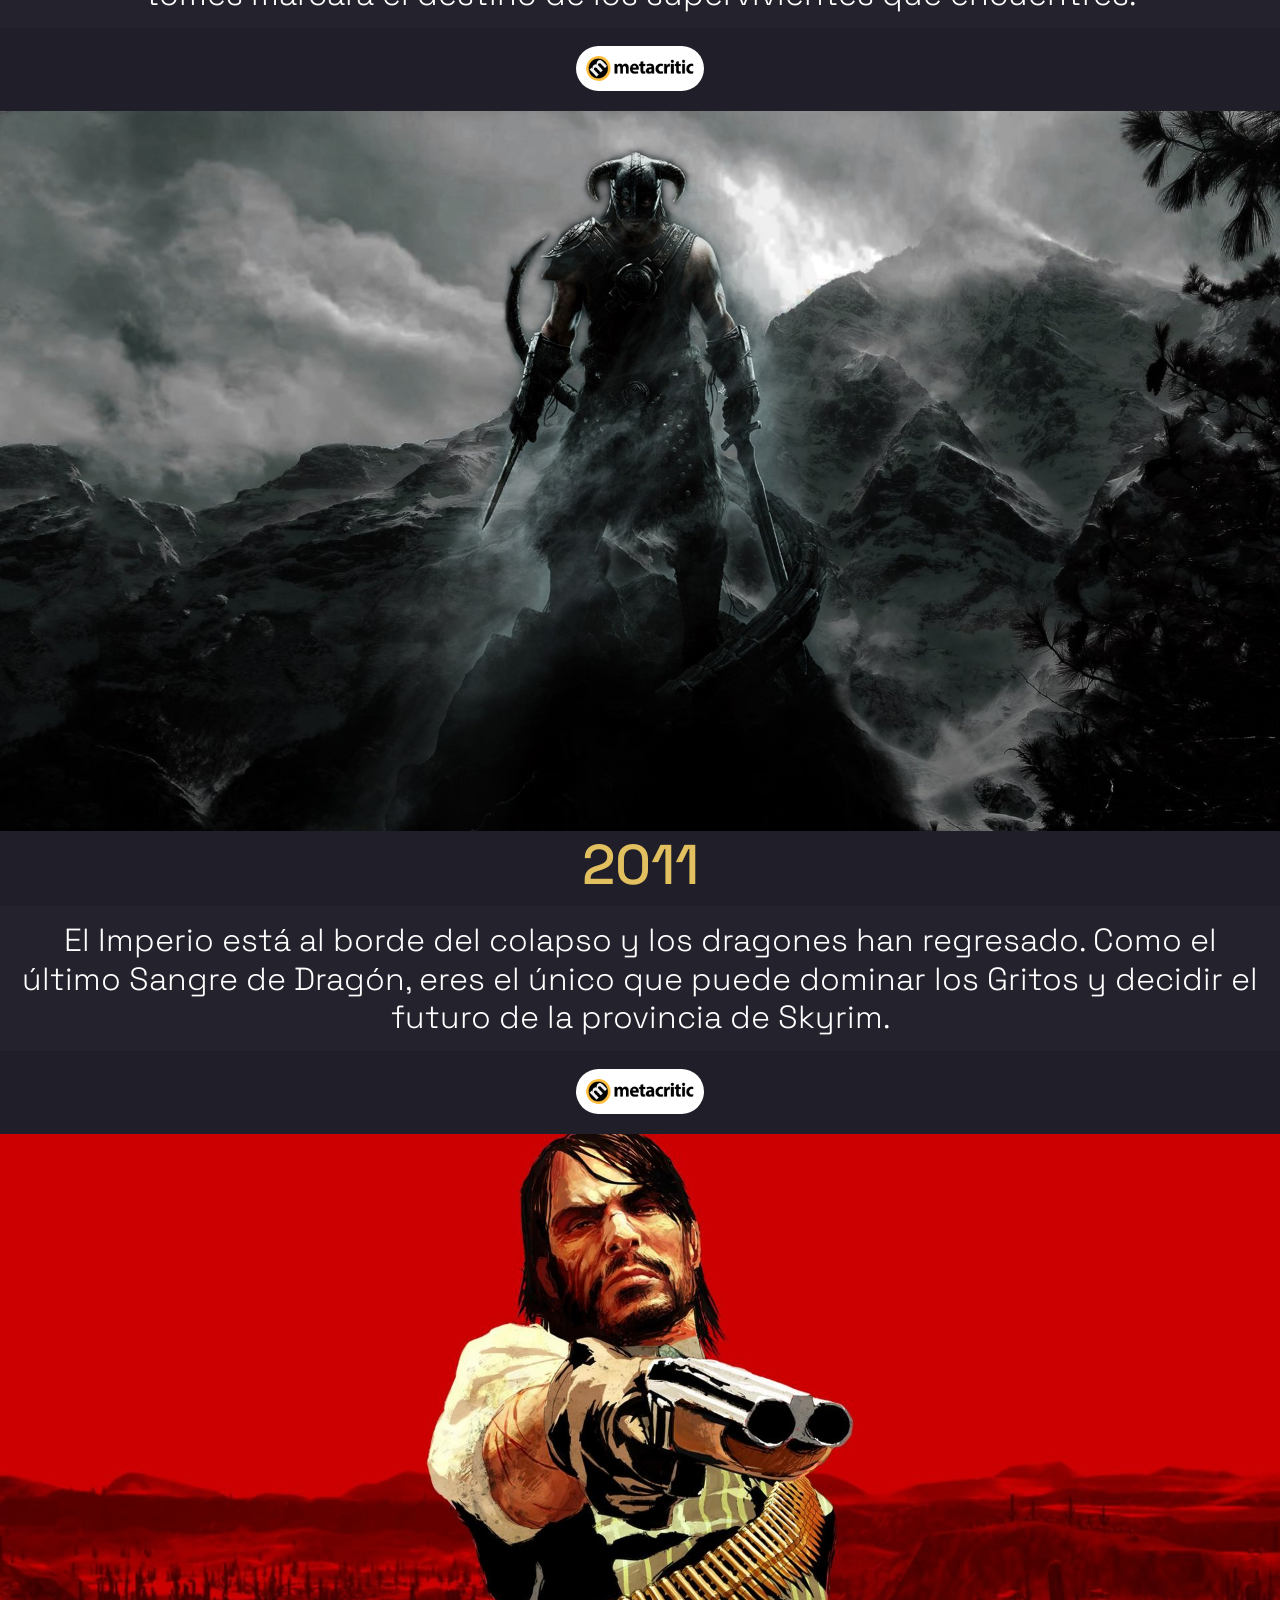
<file: pages/ganadores.html>
<!DOCTYPE html>
<html lang="en">

<head>
    <meta charset="UTF-8">
    <meta name="viewport" content="width=device-width, initial-scale=1.0">
    <link href="https://cdn.jsdelivr.net/npm/bootstrap@5.3.3/dist/css/bootstrap.min.css" rel="stylesheet">
    <link rel="stylesheet" href="../styles/styles.css">
    <title>GOTYdex Ganadores</title>
    <link rel="icon" type="image/png" href="../assets/Icono awards.png">
</head>

<body>
    <header>
        <nav class="navbar navbar-expand-lg navbar=dark">
            <div class="container-fluid">
                <img src="../assets/Game Awards nombre.png" alt="Logo Game Awards" class="img_nav">
                <button class="navbar-toggler" type="button" data-bs-toggle="collapse"
                    data-bs-target="#navbarNavAltMarkup" aria-controls="navbarNavAltMarkup" aria-expanded="false"
                    aria-label="Toggle navigation">
                    <span class="navbar-toggler-icon"></span>
                </button>
                <div class="collapse navbar-collapse" id="navbarNavAltMarkup">
                    <div class="navbar-nav mx-auto">
                        <a class="nav-link" href="../index.html">Inicio</a>
                        <a class="nav-link active" aria-current="page" href="./ganadores.html">Ganadores</a>
                        <a class="nav-link" href="./galeria.html">Galeria</a>
                        <a class="nav-link" href="./historia.html">Historia</a>
                        <a class="nav-link" href="./contacto.html">Contacto</a>
                    </div>
                </div>
            </div>
        </nav>
        <div class="web1">
            <a href="https://thegameawards.com/" target="_blank">
                <img class="img_pag1" src="../assets/Icono awards.png" alt="logo game awards">
            </a>
        </div>
    </header>
    <main>
        <section class="game_section1">
            <div class="game_div">
                <img class="img_game" src="../assets/wallpaper/Expedition 33.jpg" alt="claire obscure: expedition 33">
                <h3 class="number_game">2025</h3>
                <h4 class="text_game">Únete a la Expedición 33 en una carrera contra el tiempo para destruir a la
                    Pintora antes de que borre a
                    la humanidad. Un RPG por turnos con combates en tiempo real y un apartado artístico inspirado en la
                    Belle Époque.</h4>
                <a href="https://www.metacritic.com/game/clair-obscur-expedition-33/" target="_blank"><img
                        class="game_button" src="../assets/logos/metacritic.png" alt="logo de metacritic"></a>
            </div>
            <div class="game_div">
                <img class="img_game" src="../assets/wallpaper/Astro bot.jpg" alt="astro bot">
                <h3 class="number_game">2024</h3>
                <h4 class="text_game">El adorable robot de PlayStation regresa en una aventura de plataformas masiva que
                    celebra los 30 años
                    de historia de la marca. Recorre galaxias vibrantes, rescata a tus amigos y utiliza gadgets
                    creativos en
                    cada nivel.</h4>
                <a href="https://www.metacritic.com/game/astro-bot/" target="_blank"><img class="game_button"
                        src="../assets/logos/metacritic.png" alt="logo de metacritic"></a>
            </div>
            <div class="game_div">
                <img class="img_game" src="../assets/wallpaper/Baldurs gate 3.jpg" alt="baldurs gate 3">
                <h3 class="number_game">2023</h3>
                <h4 class="text_game">Reúne a tu grupo y regresa a los Reinos Olvidados en una historia de compañerismo,
                    traición y
                    sacrificio. El destino del mundo depende de tus decisiones en este RPG táctico basado en las reglas
                    de
                    Dungeons & Dragons.</h4>
                <a href="https://www.metacritic.com/game/baldurs-gate-3/" target="_blank"><img class="game_button"
                        src="../assets/logos/metacritic.png" alt="logo de metacritic"></a>
            </div>
            <div class="game_div">
                <img class="img_game" src="../assets/wallpaper/Elden Ring.jpg" alt="elden ring">
                <h3 class="number_game">2022</h3>
                <h4 class="text_game">Álzate, Sinluz, y déjate guiar por la Gracia para blandir el poder del Círculo de
                    Elden. Explora un
                    vasto mundo abierto lleno de misterios, jefes imponentes y una mitología creada por Hidetaka
                    Miyazaki y
                    George R.R. Martin.</h4>
                <a href="https://www.metacritic.com/game/elden-ring/" target="_blank"><img class="game_button"
                        src="../assets/logos/metacritic.png" alt="logo de metacritic"></a>
            </div>
            <div class="game_div">
                <img class="img_game" src="../assets/wallpaper/It takes two.jpg" alt="it takes two">
                <h3 class="number_game">2021</h3>
                <h4 class="text_game">Embárcate en el viaje más loco de tu vida en esta aventura de plataformas creada
                    exclusivamente para
                    cooperativo. Encarna a Cody y May, una pareja en crisis que debe superar desafíos disparatados para
                    recuperar su forma humana.</h4>
                <a href="https://www.metacritic.com/game/it-takes-two/" target="_blank"><img class="game_button"
                        src="../assets/logos/metacritic.png" alt="logo de metacritic"></a>
            </div>
            <div class="game_div">
                <img class="img_game" src="../assets/wallpaper/Tlou 2.jpg" alt="the last of us 2">
                <h3 class="number_game">2020</h3>
                <h4 class="text_game">Cinco años después de su peligroso viaje por unos EE. UU. postpandémicos, Ellie
                    busca justicia en una
                    historia cruda y emocional. Una experiencia de acción y supervivencia que cuestiona los límites de
                    la
                    venganza.</h4>
                <a href="https://www.metacritic.com/game/the-last-of-us-part-ii/" target="_blank"><img
                        class="game_button" src="../assets/logos/metacritic.png" alt="logo de metacritic"></a>
            </div>
            <div class="game_div">
                <img class="img_game" src="../assets/wallpaper/Sekiro.jpg" alt="sekiro: shadows die twice">
                <h3 class="number_game">2019</h3>
                <h4 class="text_game">Explora el Japón de la era Sengoku como el "Lobo de un solo brazo". Enfréntate a
                    enemigos formidables
                    utilizando un brazo protésico y habilidades de ninja en un combate centrado en el desvío y la
                    precisión.
                </h4>
                <a href="https://www.metacritic.com/game/sekiro-shadows-die-twice/" target="_blank"><img
                        class="game_button" src="../assets/logos/metacritic.png" alt="logo de metacritic"></a>
            </div>
            <div class="game_div">
                <img class="img_game" src="../assets/wallpaper/God of war 2018.jpg" alt="god of war 2018">
                <h3 class="number_game">2018</h3>
                <h4 class="text_game">Kratos regresa, ahora como padre, en las gélidas tierras nórdicas. Junto a su hijo
                    Atreus, deberá luchar
                    contra dioses y monstruos mientras cumple una promesa personal en un viaje de redención y furia.
                </h4>
                <a href="https://www.metacritic.com/game/god-of-war/" target="_blank"><img class="game_button"
                        src="../assets/logos/metacritic.png" alt="logo de metacritic"></a>
            </div>
            <div class="game_div">
                <img class="img_game" src="../assets/wallpaper/Zelda breath of the wild.jpg"
                    alt="zelda breath of the wild">
                <h3 class="number_game">2017</h3>
                <h4 class="text_game">Despierta tras un sueño de 100 años y explora un Hyrule en ruinas donde la
                    libertad es total. Escala,
                    cocina y lucha mientras recuperas tus recuerdos para derrotar a Ganon y salvar el reino.</h4>
                <a href="https://www.metacritic.com/game/the-legend-of-zelda-breath-of-the-wild/" target="_blank"><img
                        class="game_button" src="../assets/logos/metacritic.png" alt="logo de metacritic"></a>
            </div>
            <div class="game_div">
                <img class="img_game" src="../assets/wallpaper/Overwatch.jpg" alt="overwatch">
                <h3 class="number_game">2016</h3>
                <h4 class="text_game">El mundo necesita héroes. Elige entre un elenco diverso de personajes con
                    habilidades únicas y compite
                    en frenéticas batallas por equipos en este shooter táctico que definió una era del juego
                    competitivo.
                </h4>
                <a href="https://www.metacritic.com/game/overwatch-2016/" target="_blank"><img class="game_button"
                        src="../assets/logos/metacritic.png" alt="logo de metacritic"></a>
                <div class="game_div">
                    <img class="img_game" src="../assets/wallpaper/The witcher 3.jpg" alt="the witcher 3">
                    <h3 class="number_game">2015</h3>
                    <h4 class="text_game">Encarna a Geralt de Rivia, un cazador de monstruos profesional, en busca
                        de la
                        Niña de la Profecía.
                        Explora un mundo abierto maduro, lleno de ciudades comerciales, islas piratas y peligrosos
                        bosques.
                    </h4>
                    <a href="https://www.metacritic.com/game/the-witcher-3-wild-hunt/" target="_blank"><img
                            class="game_button" src="../assets/logos/metacritic.png" alt="logo de metacritic"></a>
                </div>
                <div class="game_div">
                    <img class="img_game" src="../assets/wallpaper/Dragon age.jpg" alt="dragon age inquisition">
                    <h3 class="number_game">2014</h3>
                    <h4 class="text_game">Como el Inquisidor, tu deber es liderar a un grupo de héroes legendarios
                        para
                        cerrar una brecha en el
                        cielo que libera demonios. Decide el destino de las naciones en este RPG de fantasía épica.
                    </h4>
                    <a href="https://www.metacritic.com/game/dragon-age-inquisition/" target="_blank"><img
                            class="game_button" src="../assets/logos/metacritic.png" alt="logo de metacritic"></a>
                </div>
                <div class="game_div">
                    <img class="img_game" src="../assets/wallpaper/GTA 5.jpg" alt="grand theft auto 5">
                    <h3 class="number_game">2013</h3>
                    <h4 class="text_game">Tres criminales muy diferentes cruzan sus caminos en Los Santos para
                        realizar una
                        serie de atracos
                        épicos. Sobrevive en una ciudad donde nadie es de fiar en la experiencia definitiva de mundo
                        abierto
                        de
                        Rockstar.</h4>
                    <a href="https://www.metacritic.com/game/grand-theft-auto-v/" target="_blank"><img
                            class="game_button" src="../assets/logos/metacritic.png" alt="logo de metacritic"></a>
                </div>
                <div class="game_div">
                    <img class="img_game" src="../assets/wallpaper/TWD.jpg" alt="the walking dead">
                    <h3 class="number_game">2012</h3>
                    <h4 class="text_game">En un mundo devastado por los no muertos, Lee Everett encuentra una
                        segunda
                        oportunidad protegiendo a
                        una niña llamada Clementine. Cada decisión que tomes marcará el destino de los
                        supervivientes que
                        encuentres.</h4>
                    <a href="https://www.metacritic.com/game/the-walking-dead-a-telltale-games-series/"
                        target="_blank"><img class="game_button" src="../assets/logos/metacritic.png"
                            alt="logo de metacritic"></a>
                </div>
                <div class="game_div">
                    <img class="img_game" src="../assets/wallpaper/Skyrim.jpg" alt="the elder scrolls 5: Skyrim">
                    <h3 class="number_game">2011</h3>
                    <h4 class="text_game">El Imperio está al borde del colapso y los dragones han regresado. Como el
                        último
                        Sangre de Dragón, eres
                        el único que puede dominar los Gritos y decidir el futuro de la provincia de Skyrim.</h4>
                    <a href="https://www.metacritic.com/game/the-elder-scrolls-v-skyrim/" target="_blank"><img
                            class="game_button" src="../assets/logos/metacritic.png" alt="logo de metacritic"></a>
                </div>
                <div class="game_div">
                    <img class="img_game" src="../assets/wallpaper/RDR1.jpg" alt="red dead redemption 1">
                    <h3 class="number_game">2010</h3>
                    <h4 class="text_game">Acompaña a John Marston en el ocaso del Salvaje Oeste. Obligado por el
                        gobierno a
                        cazar a sus antiguos
                        camaradas de banda, Marston luchará por proteger a su familia en una historia de honor y
                        sangre.
                    </h4>
                    <a href="https://www.metacritic.com/game/red-dead-redemption/" target="_blank"><img
                            class="game_button" src="../assets/logos/metacritic.png" alt="logo de metacritic"></a>
                </div>
                <div class="game_div">
                    <img class="img_game" src="../assets/wallpaper/Uncharted 2.jpg" alt="uncharted 2">
                    <h3 class="number_game">2009</h3>
                    <h4 class="text_game">Nathan Drake se ve arrastrado de nuevo al peligroso mundo de los ladrones
                        y
                        cazatesoros. Sigue la pista
                        de los barcos perdidos de Marco Polo en una aventura cinematográfica que te llevará hasta el
                        Himalaya.
                    </h4>
                    <a href="https://www.metacritic.com/game/uncharted-2-among-thieves/" target="_blank"><img
                            class="game_button" src="../assets/logos/metacritic.png" alt="logo de metacritic"></a>
                </div>
                <div class="game_div">
                    <img class="img_game" src="../assets/wallpaper/GTA 4.jpg" alt="grand theft auto 4">
                    <h3 class="number_game">2008</h3>
                    <h4 class="text_game">Niko Bellic llega a Liberty City buscando escapar de su pasado y vivir el
                        "sueño
                        americano". Pronto
                        descubrirá que, en esta ciudad, la violencia y la corrupción son el único lenguaje que todos
                        comprenden.
                    </h4>
                    <a href="https://www.metacritic.com/game/grand-theft-auto-iv/" target="_blank"><img
                            class="game_button" src="../assets/logos/metacritic.png" alt="logo de metacritic"></a>
                </div>
                <div class="game_div">
                    <img class="img_game" src="../assets/wallpaper/Bioshock.jpg" alt="bioshock">
                    <h3 class="number_game">2007</h3>
                    <h4 class="text_game">Tras un accidente aéreo, descubres Rapture, una utopía submarina
                        convertida en
                        pesadilla. Modifica tu
                        ADN con plásmidos y enfréntate a Big Daddies en este shooter filosófico donde nada es lo que
                        parece.
                    </h4>
                    <a href="https://www.metacritic.com/game/bioshock/" target="_blank"><img class="game_button"
                            src="../assets/logos/metacritic.png" alt="logo de metacritic"></a>
                </div>
                <div class="game_div">
                    <img class="img_game" src="../assets/wallpaper/Oblivion.jpg" alt="elder scrolls 4: Oblivion">
                    <h3 class="number_game">2006</h3>
                    <h4 class="text_game">Tras el asesinato del Emperador, las puertas al reino de Oblivion se han
                        abierto.
                        Encuentra al heredero
                        perdido al trono y detén la invasión demoníaca que amenaza con consumir el imperio de
                        Tamriel.</h4>
                    <a href="https://www.metacritic.com/game/the-elder-scrolls-iv-oblivion/" target="_blank"><img
                            class="game_button" src="../assets/logos/metacritic.png" alt="logo de metacritic"></a>
                </div>
                <div class="game_div">
                    <img class="img_game" src="../assets/wallpaper/Resident evil 4.jpg" alt="resident evil 4">
                    <h3 class="number_game">2005</h3>
                    <h4 class="text_game">El agente Leon S. Kennedy es enviado a una remota aldea europea para
                        rescatar a la
                        hija del presidente.
                        Enfréntate a horrores nunca antes vistos en este título que revolucionó la acción y el
                        terror en
                        tercera
                        persona.</h4>
                    <a href="https://www.metacritic.com/game/resident-evil-4-2005/" target="_blank"><img
                            class="game_button" src="../assets/logos/metacritic.png" alt="logo de metacritic"></a>
                </div>
                <div class="game_div">
                    <img class="img_game" src="../assets/wallpaper/GTA sa.jpg" alt="grand theft auto san andreas">
                    <h3 class="number_game">2004</h3>
                    <h4 class="text_game">CJ regresa a su barrio tras años de ausencia solo para ser incriminado en
                        un
                        homicidio. Recorre todo un
                        estado, desde Los Santos hasta Las Venturas, para salvar a su familia y controlar las
                        calles.</h4>
                    <a href="https://www.metacritic.com/game/grand-theft-auto-san-andreas/" target="_blank"><img
                            class="game_button" src="../assets/logos/metacritic.png" alt="logo de metacritic"></a>
                </div>
                <div class="game_div">
                    <img class="img_game" src="../assets/wallpaper/Nfl 04.jpg" alt="Madden NFL 2004">
                    <h3 class="number_game">2003</h3>
                    <h4 class="text_game">Siente la intensidad del fútbol americano con el sistema Playmaker y el
                        debut del
                        modo Franquicia
                        profundo. La simulación deportiva definitiva que puso a Michael Vick en la portada y en la
                        historia.
                    </h4>
                    <a href="https://www.metacritic.com/game/madden-nfl-2004/" target="_blank"><img class="game_button"
                            src="../assets/logos/metacritic.png" alt="logo de metacritic"></a>
                </div>
        </section>
    </main>
    <footer>
        <div class="text_footer1">
            <p>
            <h2>Nuestras redes sociales</h2>
            </p>
        </div>
        <div class="redes_footer1">
            <a href="https://www.instagram.com/thegameawards/" target="_blank">
                <img class="img_footer1" src="../assets/logos/instagram.png" alt="logo de instagram">
            </a>
            <a href="https://x.com/thegameawards" target="_blank">
                <img class="img_footer1" src="../assets/logos/x.png" alt="logo de X">
            </a>
            <a href="https://www.facebook.com/thegameawards/?locale=es_LA" target="_blank">
                <img class="img_footer1" src="../assets/logos/facebook.png" alt="logo de facebook">
            </a>
        </div>
    </footer>
    <script src="https://cdn.jsdelivr.net/npm/bootstrap@5.3.3/dist/js/bootstrap.bundle.min.js"
        integrity="sha384-YvpcrYf0tY3lHB60NNkmXc5s9fDVZLESaAA55NDzOxhy9GkcIdslK1eN7N6jIeHz"
        crossorigin="anonymous"></script>
</body>

</html>
</file>
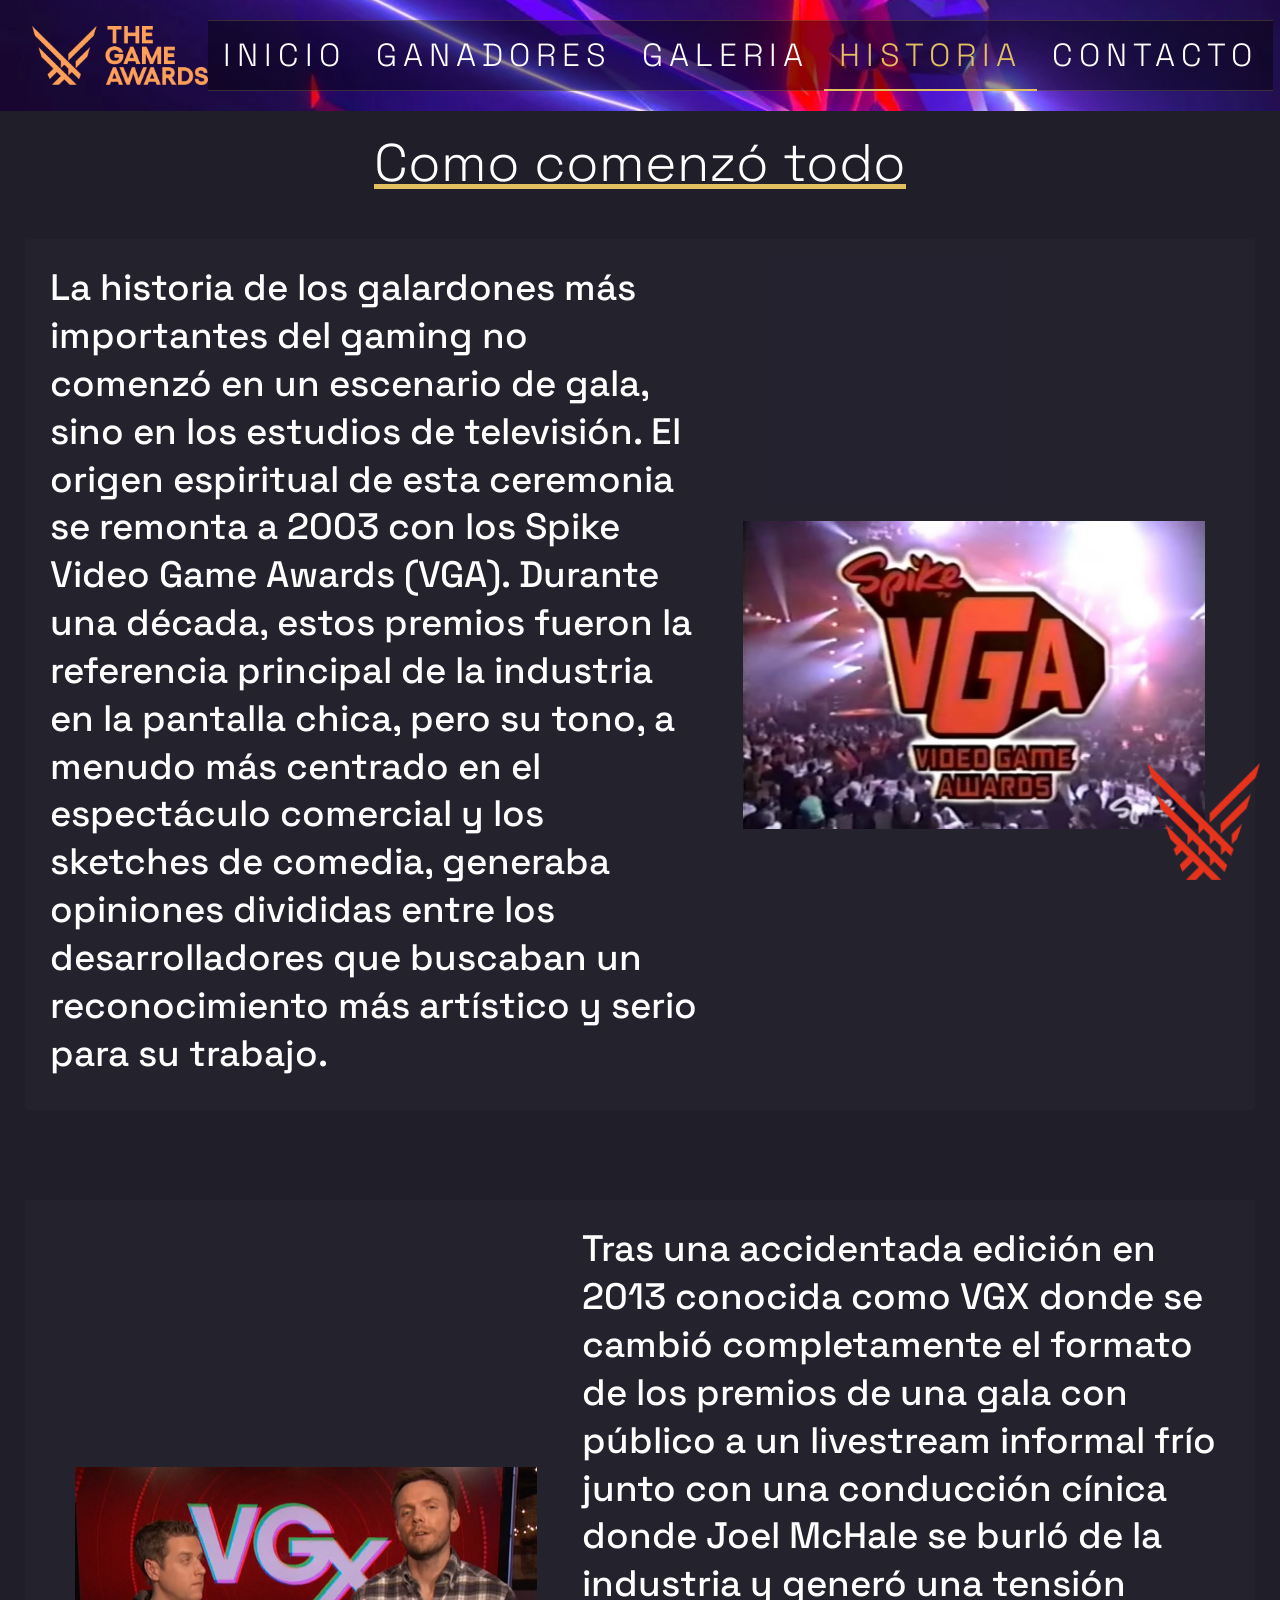
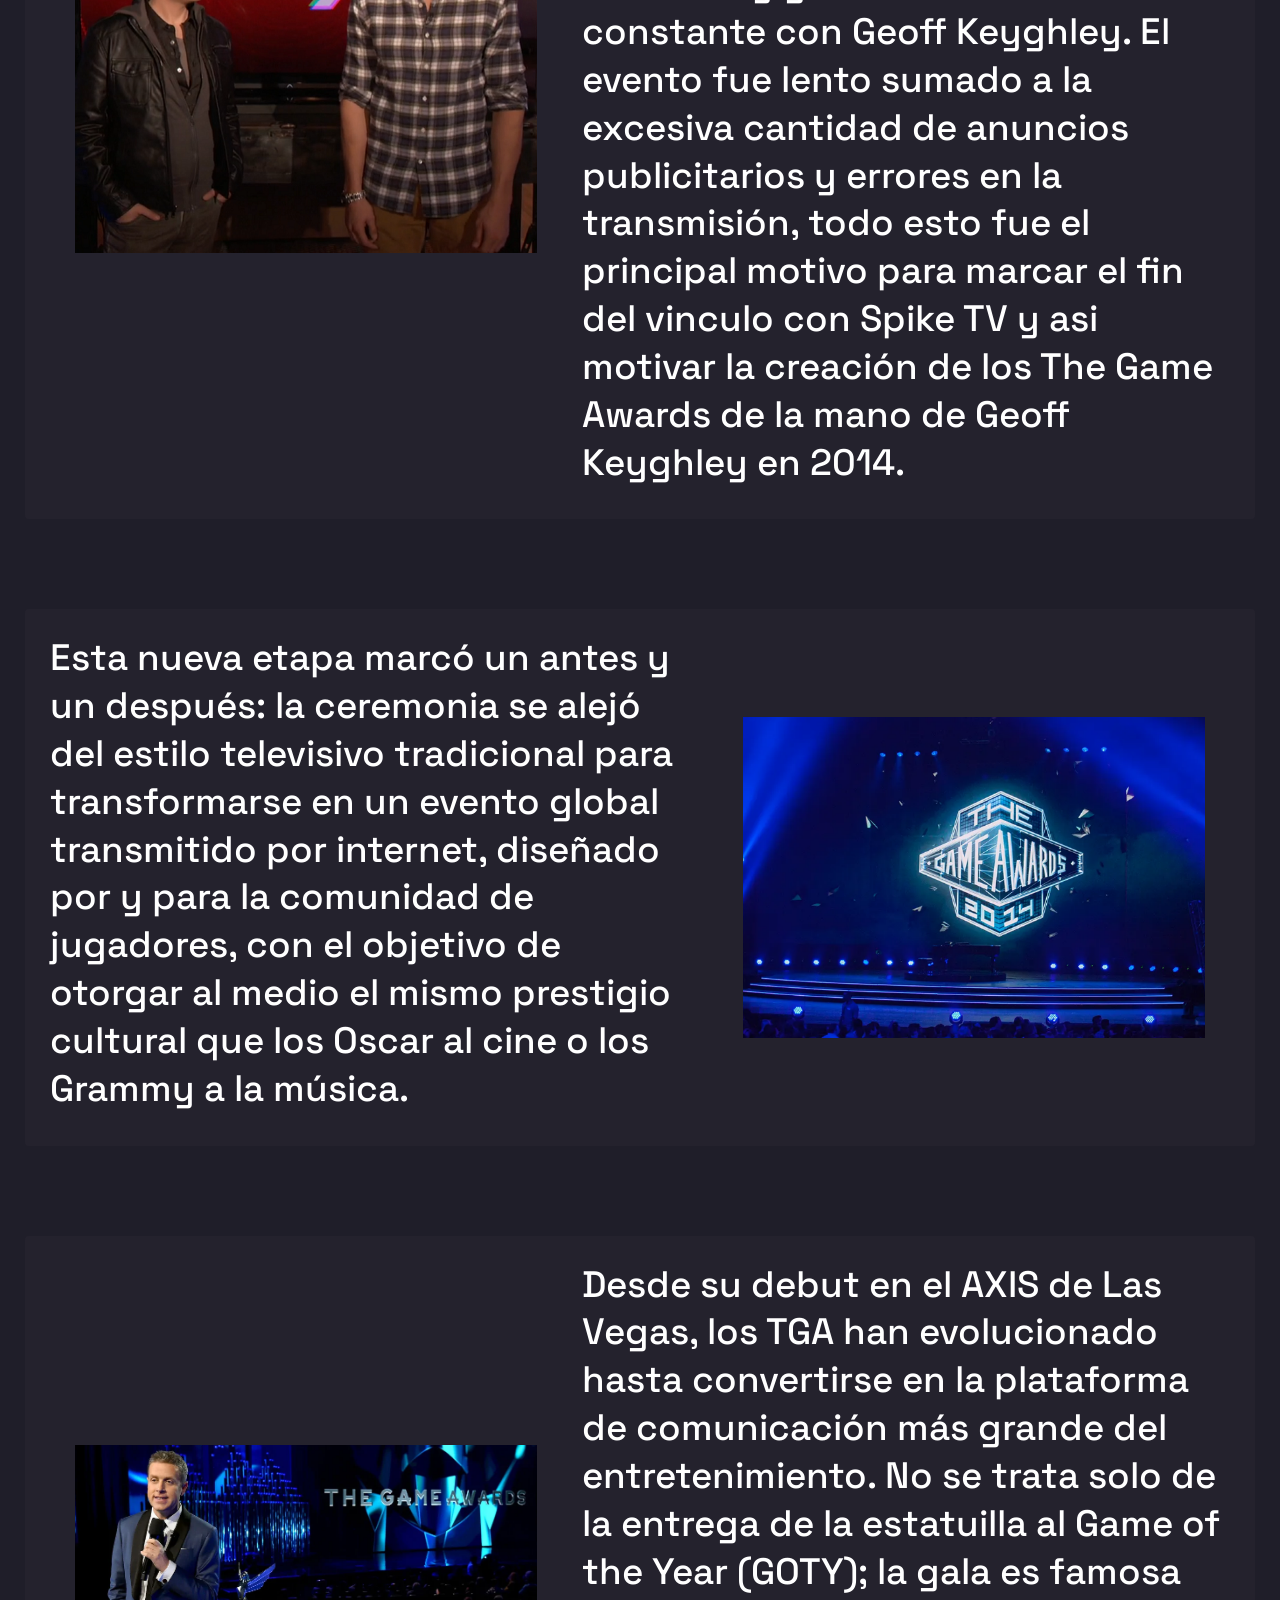
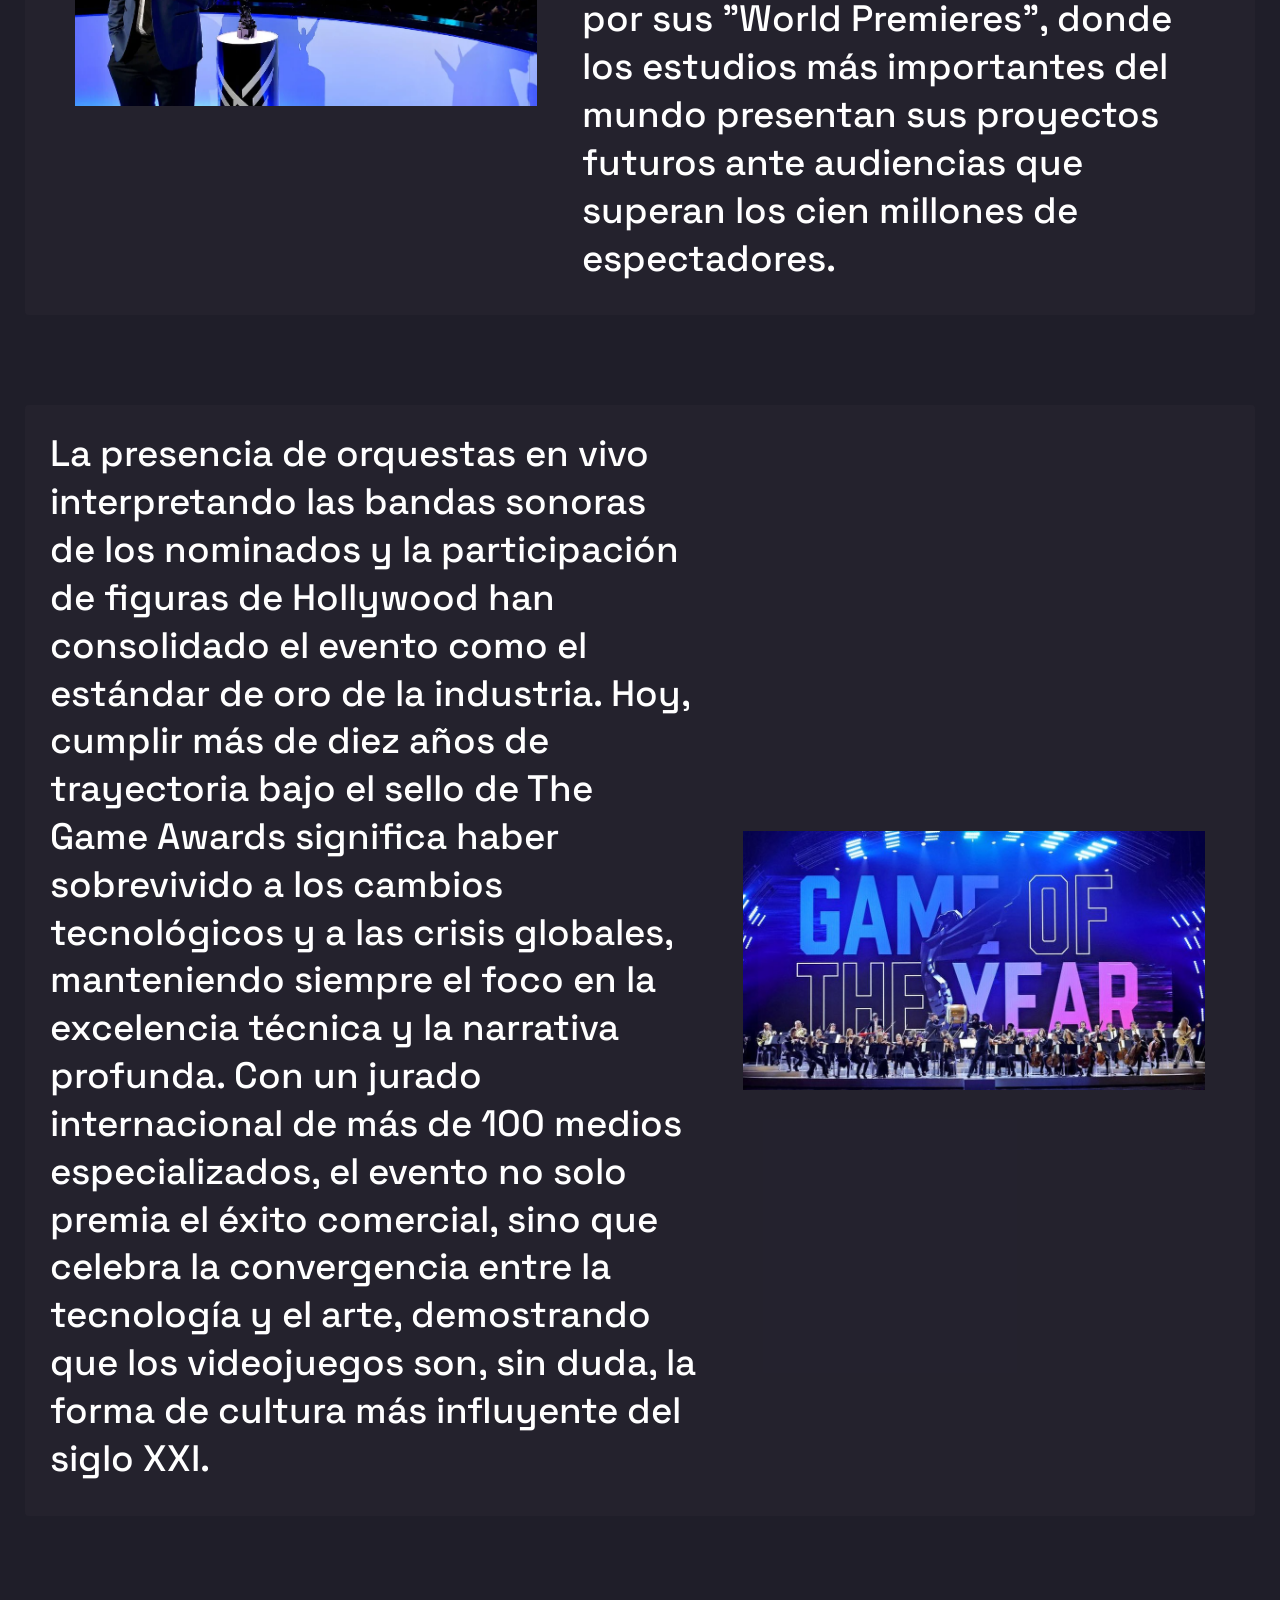
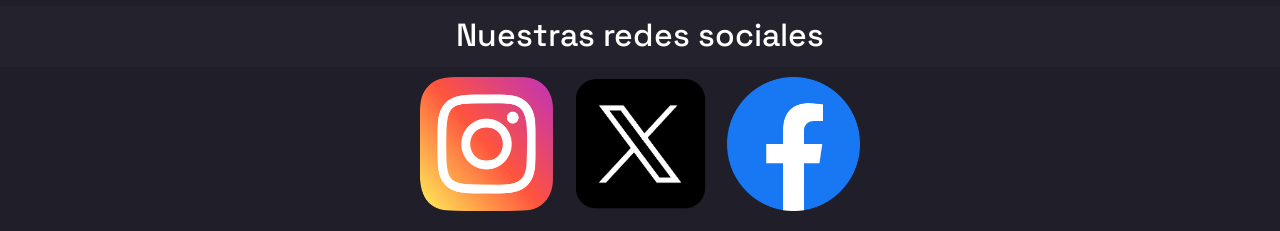
<file: pages/historia.html>
<!DOCTYPE html>
<html lang="en">

<head>
    <meta charset="UTF-8">
    <meta name="viewport" content="width=device-width, initial-scale=1.0">
    <link href="https://cdn.jsdelivr.net/npm/bootstrap@5.3.3/dist/css/bootstrap.min.css" rel="stylesheet">
    <link rel="stylesheet" href="../styles/styles.css">
    <title>Historia | GOTYdex</title>
    <link rel="icon" type="image/png" href="../assets/Icono awards.png">
    <meta name="description"
        content="Descubre el origen y la evolución de los premios Game of the Year. Un recorrido por la historia que define la excelencia en el mundo de los videojuegos.">
    <meta name="keywords"
        content="historia de los goty, origen the game awards, evolucion de los videojuegos, hitos del gaming, trayectoria premios de juegos">
    <meta name="author" content="Martin Gettig">
    <meta name="owner" content="The Game Awards">
    <meta property="og:title" content="Historia | GOTYdex">
    <meta property="og:url" content="https://martingett.github.io/GOTYdex/pages/historia.html">
    <meta property="og:image"
        content="https://raw.githubusercontent.com/martingett/GOTYdex/refs/heads/main/assets/Icono%20awards.png">
    <meta property="og:description"
        content="Descubre el origen y la evolución de los premios Game of the Year. Un recorrido por la historia que define la excelencia en el mundo de los videojuegos.">
</head>

<body>
    <header>
        <nav class="navbar navbar-expand-lg navbar=dark">
            <div class="container-fluid">
                <img src="../assets/Game Awards nombre.png" alt="Logo Game Awards" class="img_nav">
                <button class="navbar-toggler" type="button" data-bs-toggle="collapse"
                    data-bs-target="#navbarNavAltMarkup" aria-controls="navbarNavAltMarkup" aria-expanded="false"
                    aria-label="Toggle navigation">
                    <span class="navbar-toggler-icon"></span>
                </button>
                <div class="collapse navbar-collapse" id="navbarNavAltMarkup">
                    <div class="navbar-nav mx-auto">
                        <a class="nav-link" href="../index.html">Inicio</a>
                        <a class="nav-link" href="./ganadores.html">Ganadores</a>
                        <a class="nav-link" href="./galeria.html">Galeria</a>
                        <a class="nav-link active" aria-current="page" href="./historia.html">Historia</a>
                        <a class="nav-link" href="./contacto.html">Contacto</a>
                    </div>
                </div>
            </div>
        </nav>
        <div class="web1">
            <a href="https://thegameawards.com/" target="_blank">
                <img class="img_pag1" src="../assets/Icono awards.png" alt="logo game awards">
            </a>
        </div>
    </header>
    <main>
        <h2 class="subtitle_history1">Como comenzó todo</h2>
        <div class="history_div1">
            <img class="img_history1" src="../assets/historia/Vga 2003.png" alt="Logo de Video Game Awards 2003">
            <h3 class="text_history1">La historia de los galardones más importantes del gaming no comenzó en un
                escenario de gala, sino en los
                estudios de televisión. El origen espiritual de esta ceremonia se remonta a 2003 con los Spike Video
                Game Awards (VGA). Durante una década, estos premios fueron la referencia principal de la industria en
                la pantalla chica, pero su tono, a menudo más centrado en el espectáculo comercial y los sketches de
                comedia, generaba opiniones divididas entre los desarrolladores que buscaban un reconocimiento más
                artístico y serio para su trabajo.</h3>
        </div>
        <div class="history_div2">
            <img class="img_history2" src="../assets/historia/Vgx 2013.png"
                alt="Geoff Keighley junto Joel McHale en los vgx de 2013">
            <h3 class="text_history2">Tras una accidentada edición en 2013 conocida como VGX donde se cambió
                completamente el formato de los premios de una gala con público a un livestream informal frío junto con
                una conducción cínica donde Joel McHale se burló de la industria y generó una tensión constante con
                Geoff Keyghley. El evento fue lento sumado a la excesiva cantidad de anuncios publicitarios y errores en
                la transmisión, todo esto fue el principal motivo para marcar el fin del vinculo con Spike TV y asi
                motivar la creación de los The Game Awards de la mano de Geoff Keyghley en 2014.</h3>
        </div>
        <div class="history_div3">
            <img class="img_history3" src="../assets/historia/Tga 2014.png" alt="Premios The Game Awards 2014">
            <h3 class="text_history3">Esta nueva etapa marcó un antes y un después: la ceremonia se alejó del estilo
                televisivo tradicional para transformarse en un evento global transmitido por internet, diseñado por y
                para la comunidad de jugadores, con el objetivo de otorgar al medio el mismo prestigio cultural que los
                Oscar al cine o los Grammy a la música.</h3>
        </div>
        <div class="history_div4">
            <img class="img_history4" src="..//assets/historia/Geoff tga.png"
                alt="Geoff Keighley en la gala de los TGA">
            <h3 class="text_history4"> Desde su debut en el AXIS de Las Vegas, los TGA han evolucionado hasta
                convertirse en la plataforma de comunicación más grande del entretenimiento. No se trata solo de la
                entrega de la estatuilla al Game of the Year (GOTY); la gala es famosa por sus "World Premieres", donde
                los estudios más importantes del mundo presentan sus proyectos futuros ante audiencias que superan los
                cien millones de espectadores.</h3>
        </div>
        <div class="history_div5">
            <img class="img_history5" src="../assets/historia/orquesta tga.jpg"
                alt="Orquesta en vivo en los Game Awards">
            <h3 class="text_history5"> La presencia de orquestas en vivo interpretando las bandas sonoras de los
                nominados y la participación de figuras de Hollywood han consolidado el evento como el estándar de oro
                de la industria. Hoy, cumplir más de diez años de trayectoria bajo el sello de The Game Awards significa
                haber sobrevivido a los cambios tecnológicos y a las crisis globales, manteniendo siempre el foco en la
                excelencia técnica y la narrativa profunda. Con un jurado internacional de más de 100 medios
                especializados, el evento no solo premia el éxito comercial, sino que celebra la convergencia entre la
                tecnología y el arte, demostrando que los videojuegos son, sin duda, la forma de cultura más influyente
                del siglo XXI.</h3>
        </div>
    </main>
    <footer>
        <div class="text_footer1">
            <p>
            <h2>Nuestras redes sociales</h2>
            </p>
        </div>
        <div class="redes_footer1">
            <a href="https://www.instagram.com/thegameawards/" target="_blank">
                <img class="img_footer1" src="../assets/logos/instagram.png" alt="logo de instagram">
            </a>
            <a href="https://x.com/thegameawards" target="_blank">
                <img class="img_footer1" src="../assets/logos/x.png" alt="logo de X">
            </a>
            <a href="https://www.facebook.com/thegameawards/?locale=es_LA" target="_blank">
                <img class="img_footer1" src="../assets/logos/facebook.png" alt="logo de facebook">
            </a>
        </div>
    </footer>
    <script src="https://cdn.jsdelivr.net/npm/bootstrap@5.3.3/dist/js/bootstrap.bundle.min.js"
        integrity="sha384-YvpcrYf0tY3lHB60NNkmXc5s9fDVZLESaAA55NDzOxhy9GkcIdslK1eN7N6jIeHz"
        crossorigin="anonymous"></script>
</body>

</html>
</file>
<file: styles/styles.css>
@import url("https://fonts.googleapis.com/css2?family=Share+Tech&family=Space+Grotesk&display=swap");
@import url("https://fonts.googleapis.com/css2?family=Exo+2:ital,wght@0,100..900;1,100..900&display=swap");
* {
  margin: 0;
  padding: 0;
  box-sizing: border-box;
  font-family: space grotesk;
}

main .contact_form1, main .comment_contact1, main .text_contact3 {
  padding: 35px;
  gap: 15px;
  margin: 40px;
  border-radius: 4px;
}

main .history_div1, main .history_div2, main .history_div3, main .history_div4, main .history_div5 {
  gap: 20px;
  padding: 25px;
  background-color: rgba(109, 96, 116, 0.062745098);
  margin: 25px;
  margin-bottom: 90px;
  border-radius: 4px;
}

main .history_div1 .img_history1, main .history_div2 .img_history2, main .history_div3 .img_history3, main .history_div4 .img_history4, main .history_div5 .img_history5 {
  width: 40vw;
  height: auto;
  padding: 25px;
}

header .navbar {
  background-image: url("../assets/Background.webp");
  background-size: cover;
  background-position: center;
  padding: 20px;
}
header .container-fluid .img_nav {
  height: 60px;
  width: auto;
  object-fit: contain;
}
header .container-fluid .navbar-nav {
  background-color: transparent;
  font-size: 2rem;
  display: flex;
}
header .container-fluid .navbar-nav .nav-link.active {
  color: #e2c05f;
  font-family: Exo 2, sans-serif;
  border-bottom: 2px solid #e2c05f;
}
header .container-fluid .navbar-nav .nav-link {
  color: #ffffff;
  font-family: Exo 2, sans-serif;
  font-weight: 200;
  letter-spacing: 6px;
  text-transform: uppercase;
  transition: all 0.3s ease;
  background-color: rgba(0, 0, 0, 0.4196078431);
  padding: 10px 15px;
  border-top: 1px solid rgba(226, 192, 95, 0.2);
  border-bottom: 1px solid rgba(226, 192, 95, 0.2);
  width: auto;
}
header .web1 {
  position: fixed;
  bottom: 20px;
  right: 20px;
  z-index: 2000;
  transition: transform 0.3s ease;
}
header .web1:hover {
  transform: scale(1.1);
  cursor: pointer;
}
header .web1 .img_pag1 {
  height: 13vh;
  width: auto;
}
@media (min-width: 320px) and (max-width: 767px) {
  header .web1 .img_pag1 {
    height: 9vh;
  }
}

.text_footer1 {
  font-family: space grotesk, sans-serif;
  font-weight: 700;
  font-size: 2rem;
  display: flex;
  justify-content: center;
  background-color: rgba(109, 96, 116, 0.062745098);
  padding-bottom: 5px;
  padding-top: 10px;
  margin-top: 20px;
  color: #ffffff;
}

.redes_footer1 {
  display: flex;
  justify-content: center;
  margin-bottom: 10px;
}
.redes_footer1 .img_footer1 {
  width: 7vw;
  height: auto;
  padding: 10px;
  transition: transform 0.3s ease;
}
.redes_footer1 .img_footer1:hover {
  transform: scale(1.1);
}

@media (min-width: 320px) and (max-width: 767px) {
  .text_footer1 {
    font-size: 1.5rem;
  }
  .redes_footer1 .img_footer1 {
    width: 20vw;
  }
}
@media (min-width: 768px) and (max-width: 1023px) {
  .redes_footer1 .img_footer1 {
    width: 15vw;
  }
}
@media (min-width: 1024px) and (max-width: 1439px) {
  .redes_footer1 .img_footer1 {
    width: 12vw;
  }
}
body {
  background-color: #1f1e29;
}

main h1 {
  color: #ffffff;
  font-weight: 300;
  font-size: 3.3rem;
  display: flex;
  justify-content: center;
  text-decoration: underline #e2c05f;
  font-family: space grotesk, sans-serif;
  padding: 20px;
}
main .img_container1 {
  display: flex;
  justify-content: center;
  align-items: center;
}
main .img_container1 .img_body1 {
  height: 90vh;
  width: 75vw;
  border-radius: 8px;
}
main .theme_subtitle_body1 {
  color: #ffffff;
  font-weight: 300;
  font-size: 3rem;
  display: flex;
  justify-content: center;
  text-decoration: none;
  font-family: space grotesk, sans-serif;
  color: #e2c05f;
  flex-direction: row;
  background-color: rgba(109, 96, 116, 0.062745098);
  padding: 40px;
  margin: 50px;
  border: 40px;
}
main .section1 {
  background-color: rgba(109, 96, 116, 0.062745098);
  padding: 60px;
  margin: 30px;
}
main .section1 .img_container2 {
  display: flex;
  align-items: center;
  gap: 20px;
  padding: 20px;
}
main .section1 .img_container2 .img_body2 {
  width: 30vw;
  height: auto;
  border-radius: 8px;
}
main .section1 .img_container2 .info_section1 {
  color: #ffffff;
  font-family: space grotesk, sans-serif;
  font-weight: 500;
  font-size: 2rem;
  max-width: 762px;
  padding-left: 40px;
  padding-top: 5px;
  padding-right: 40px;
  background-color: #1f1e29;
  border-radius: 15px;
}
main .section1 .img_container2 .info_section1 .subtitle_body1 {
  font-family: space grotesk, sans-serif;
  font-weight: 500;
  font-size: 4rem;
  text-decoration: underline;
  color: #bb1b1b;
}
@media (min-width: 320px) and (max-width: 767px) {
  main h1 {
    color: #ffffff;
    font-weight: 300;
    font-size: 2rem;
    display: flex;
    justify-content: center;
    text-decoration: underline #e2c05f;
    width: 90vw;
    width: 100%;
  }
  main .img_container1 {
    display: grid;
    justify-content: center;
    align-items: center;
  }
  main .img_container1 .img_body1 {
    height: 50vh;
    width: 95vw;
    border-radius: 8px;
  }
  main .theme_subtitle_body1 {
    font-size: 1.5rem;
    padding: 10px;
    margin: 20px;
    border: 10px;
  }
  main .section1 {
    width: 100%;
    display: flex;
    justify-content: center;
    margin: 0;
    padding-top: 0;
  }
  main .section1 .img_container2 {
    display: flex;
    flex-direction: column;
    align-items: center;
    width: 95vw;
    gap: 20px;
  }
  main .section1 .img_container2 .img_body2 {
    height: 60vh;
    width: 95vw;
  }
  main .section1 .img_container2 .info_section1 {
    font-size: 1.5rem;
    padding: 10px;
    margin: 0px;
  }
  main .section1 .img_container2 .info_section1 .subtitle_body1 {
    font-size: 2.5rem;
    width: 100%;
  }
}
@media (min-width: 768px) and (max-width: 1023px) {
  main .img_container1 {
    display: grid;
    justify-content: center;
    align-items: center;
  }
  main .img_container1 .img_body1 {
    height: 60vh;
    width: 95vw;
    border-radius: 8px;
  }
  main .theme_subtitle_body1 {
    font-size: 3rem;
    padding: 10px;
    margin: 20px;
    border: 10px;
  }
  main .section1 {
    width: 100%;
    display: flex;
    justify-content: center;
    margin: 0;
    padding-top: 0;
  }
  main .section1 .img_container2 {
    display: flex;
    flex-direction: column;
    align-items: center;
    width: 95vw;
    gap: 20px;
  }
  main .section1 .img_container2 .img_body2 {
    height: 90vh;
    width: 85vw;
  }
  main .section1 .img_container2 .info_section1 {
    font-size: 2rem;
    padding: 10px;
    margin: 0px;
  }
  main .section1 .img_container2 .info_section1 .subtitle_body1 {
    font-size: 4rem;
    width: 100%;
  }
}
@media (min-width: 1024px) and (max-width: 1439px) {
  main .img_container1 {
    display: grid;
    justify-content: center;
    align-items: center;
  }
  main .img_container1 .img_body1 {
    height: 60vh;
    width: 75vw;
    border-radius: 8px;
  }
  main .theme_subtitle_body1 {
    font-size: 3rem;
    padding: 10px;
    margin: 20px;
    border: 10px;
  }
  main .section1 {
    width: 100%;
    display: flex;
    justify-content: center;
    margin: 0;
    padding-top: 0;
  }
  main .section1 .img_container2 {
    display: flex;
    flex-direction: column;
    align-items: center;
    width: 95vw;
    gap: 20px;
  }
  main .section1 .img_container2 .img_body2 {
    height: 75vh;
    width: 45vw;
  }
  main .section1 .img_container2 .info_section1 {
    font-size: 2rem;
    padding: 10px;
    margin: 0px;
  }
  main .section1 .img_container2 .info_section1 .subtitle_body1 {
    font-size: 4rem;
    width: 100%;
  }
}

main .subtitle_contact1 {
  color: #ffffff;
  font-weight: 300;
  font-size: 3.3rem;
  display: flex;
  justify-content: center;
  text-decoration: underline #e2c05f;
  font-family: space grotesk, sans-serif;
  padding: 20px;
}
main .contact_form1 {
  color: #ffffff;
  font-weight: 300;
  font-size: 1.8rem;
  display: flex;
  justify-content: center;
  text-decoration: none;
  font-family: space grotesk, sans-serif;
  border-radius: 80px;
  background-color: rgba(109, 96, 116, 0.062745098);
}
main .comment_contact1 {
  color: #ffffff;
  font-weight: 300;
  font-size: 1.8rem;
  display: grid;
  justify-content: center;
  text-decoration: none;
  font-family: space grotesk, sans-serif;
  background-color: rgba(109, 96, 116, 0.062745098);
}
main .comment_contact1 .box_contact1 {
  width: 60vw;
  height: auto;
}
main .comment_contact1 .button_contact1 {
  font-size: 1.4rem;
  border-radius: 50px;
  transition: transform 0.4s ease;
  text-transform: uppercase;
  width: 10vw;
  justify-self: end;
  cursor: pointer;
}
main .comment_contact1 .button_contact1:hover {
  background-color: #e2c05f;
  transform: scale(1.05);
}
main .text_contact3 {
  color: #ffffff;
  font-weight: 300;
  font-size: 2rem;
  display: flex;
  justify-content: center;
  text-decoration: underline #e2c05f;
  font-family: space grotesk, sans-serif;
  padding: 15px;
  background-color: rgba(109, 96, 116, 0.062745098);
}
main .box_contact2 {
  color: #ffffff;
  font-weight: 300;
  font-size: 1.8rem;
  display: flex;
  justify-content: center;
  text-decoration: none;
  font-family: space grotesk, sans-serif;
  padding: 15px;
  gap: 15px;
}
main .box_contact2 .img_contact1 {
  width: 10vw;
  border-radius: 30px;
  cursor: pointer;
  transition: transform 0.4s ease;
}
main .box_contact2 .img_contact1:hover {
  transition-duration: 200ms;
  transform: scale(1.06);
}

main .carousel-item img {
  object-fit: contain;
  max-height: 70vh;
  padding: 20px;
  background-color: rgba(109, 96, 116, 0.062745098);
}

main .game_section1 {
  display: flex;
  flex-direction: column;
  align-items: center;
  text-align: center;
  width: 100%;
}
main .game_section1 .game_div .img_game {
  width: 100%;
  height: auto;
}
main .game_section1 .game_div .number_game {
  font-size: 3.5rem;
  color: #e2c05f;
}
main .game_section1 .game_div .text_game {
  color: #ffffff;
  font-weight: 200;
  font-size: 2rem;
  display: flex;
  justify-content: center;
  text-decoration: none;
  padding: 15px;
  background-color: rgba(109, 96, 116, 0.062745098);
}
main .game_section1 .game_div .game_button {
  width: 10vw;
  height: auto;
  padding: 10px;
  background-color: #ffffff;
  margin-bottom: 20px;
  margin-top: 10px;
  border-radius: 70px;
  transition: transform 0.3s ease;
}
main .game_section1 .game_div .game_button:hover {
  transform: scale(1.1);
}

main .subtitle_history1 {
  color: #ffffff;
  font-weight: 300;
  font-size: 3.3rem;
  display: flex;
  justify-content: center;
  text-decoration: underline #e2c05f;
  font-family: space grotesk, sans-serif;
  padding: 20px;
}
main .history_div1 {
  color: #ffffff;
  font-weight: 300;
  font-size: 1.8rem;
  display: flex;
  justify-content: center;
  text-decoration: none;
  flex-direction: row-reverse;
  align-items: center;
}
main .history_div1 .text_history1 {
  font-size: 2.3rem;
  line-height: 1.3;
}
main .history_div2 {
  color: #ffffff;
  font-weight: 300;
  font-size: 1.8rem;
  display: flex;
  justify-content: center;
  text-decoration: none;
  align-items: center;
}
main .history_div2 .text_history2 {
  font-size: 2.3rem;
  line-height: 1.3;
}
main .history_div3 {
  color: #ffffff;
  font-weight: 300;
  font-size: 1.8rem;
  display: flex;
  justify-content: center;
  text-decoration: none;
  flex-direction: row-reverse;
  align-items: center;
}
main .history_div3 .text_history3 {
  font-size: 2.3rem;
  line-height: 1.3;
}
main .history_div4 {
  color: #ffffff;
  font-weight: 300;
  font-size: 1.8rem;
  display: flex;
  justify-content: center;
  text-decoration: none;
  align-items: center;
}
main .history_div4 .text_history4 {
  font-size: 2.3rem;
  line-height: 1.3;
}
main .history_div5 {
  color: #ffffff;
  font-weight: 300;
  font-size: 1.8rem;
  display: flex;
  justify-content: center;
  text-decoration: none;
  flex-direction: row-reverse;
  align-items: center;
}
main .history_div5 .text_history5 {
  font-size: 2.3rem;
  line-height: 1.3;
}

/* fix vercel */

/*# sourceMappingURL=styles.css.map */
</file>
